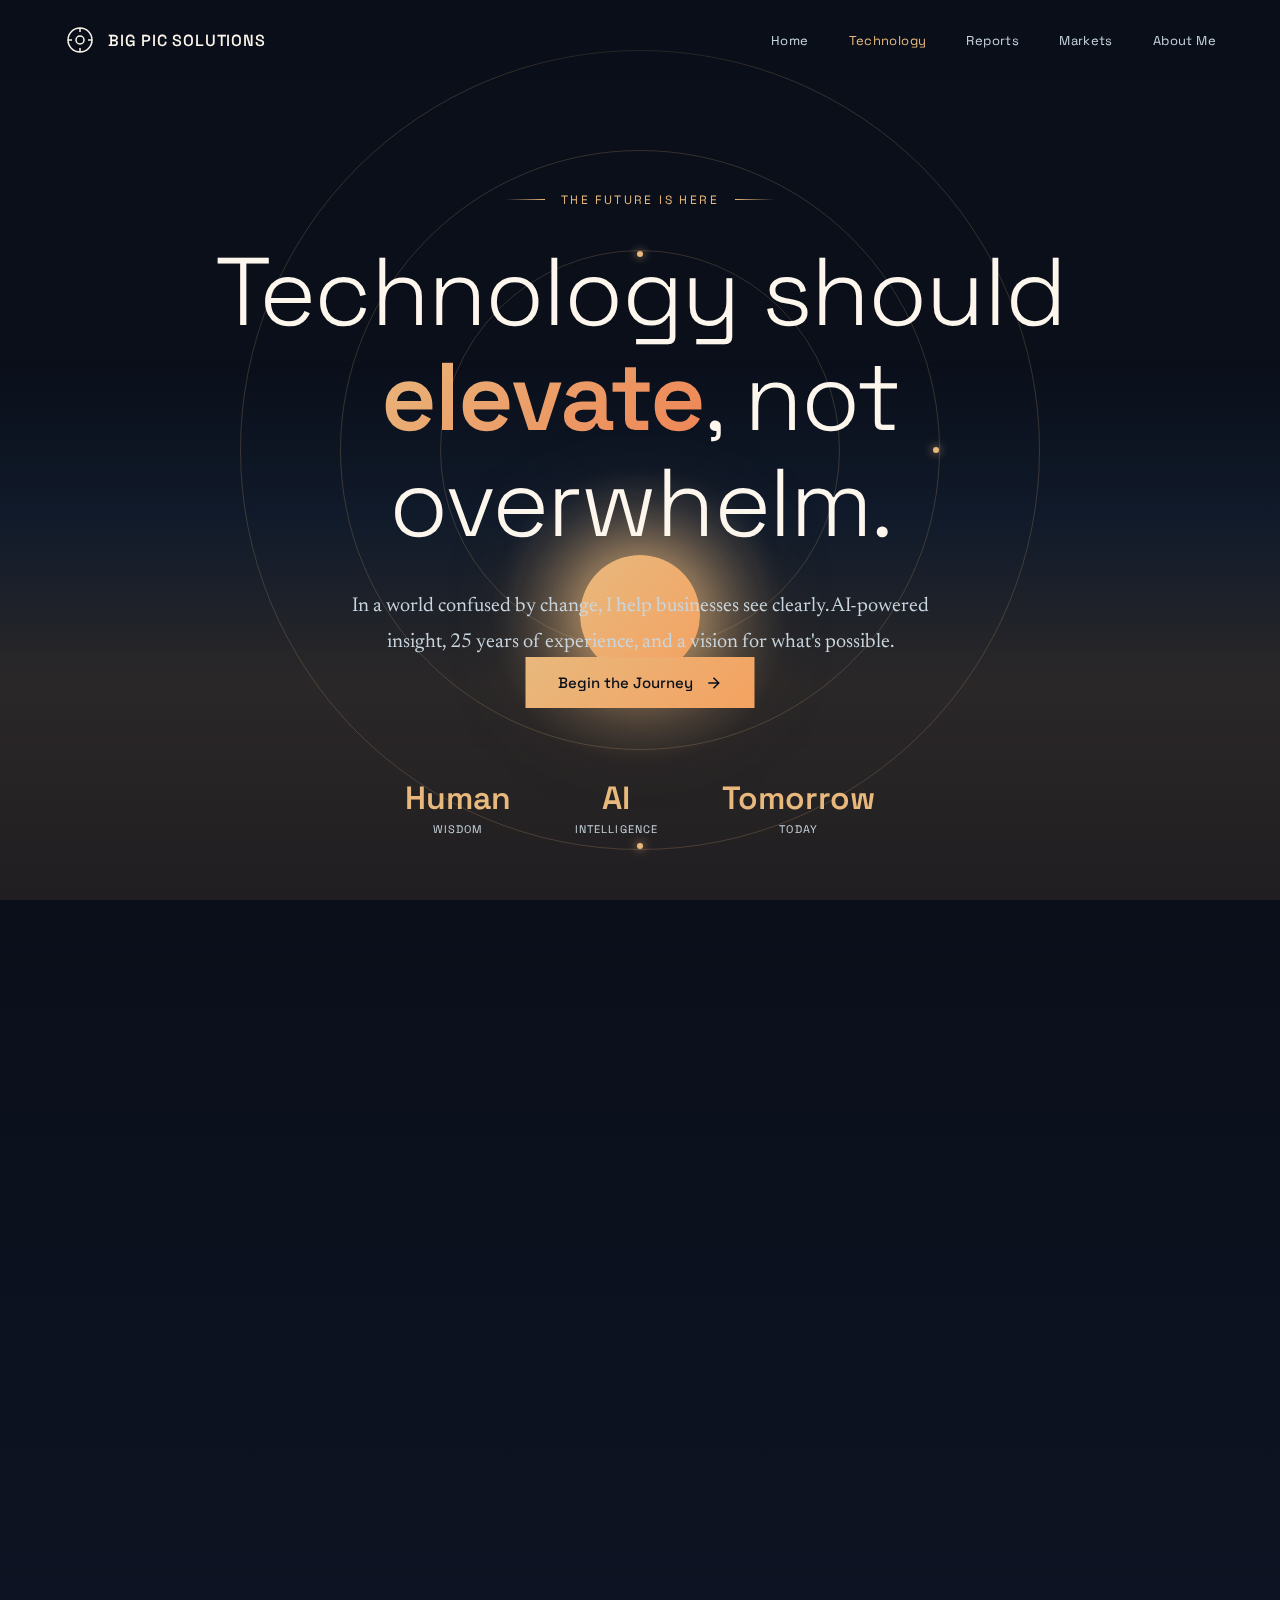
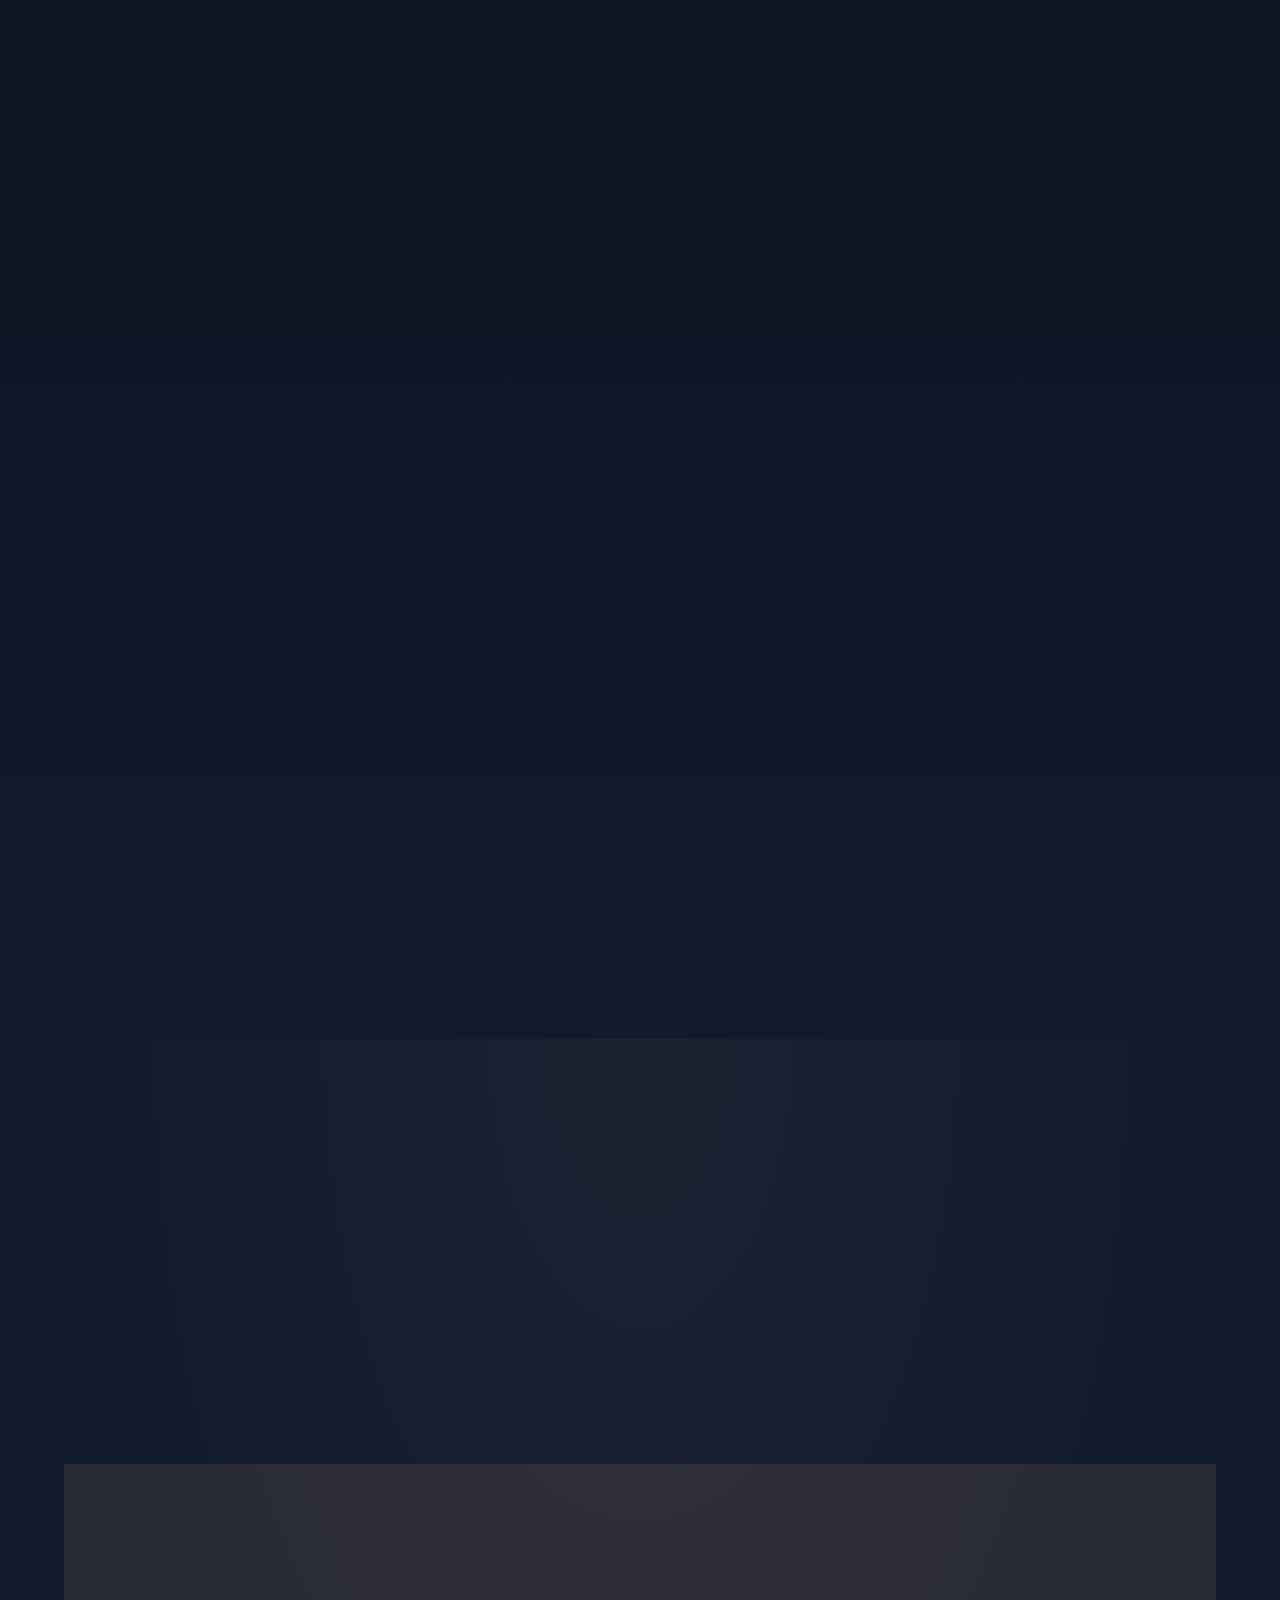
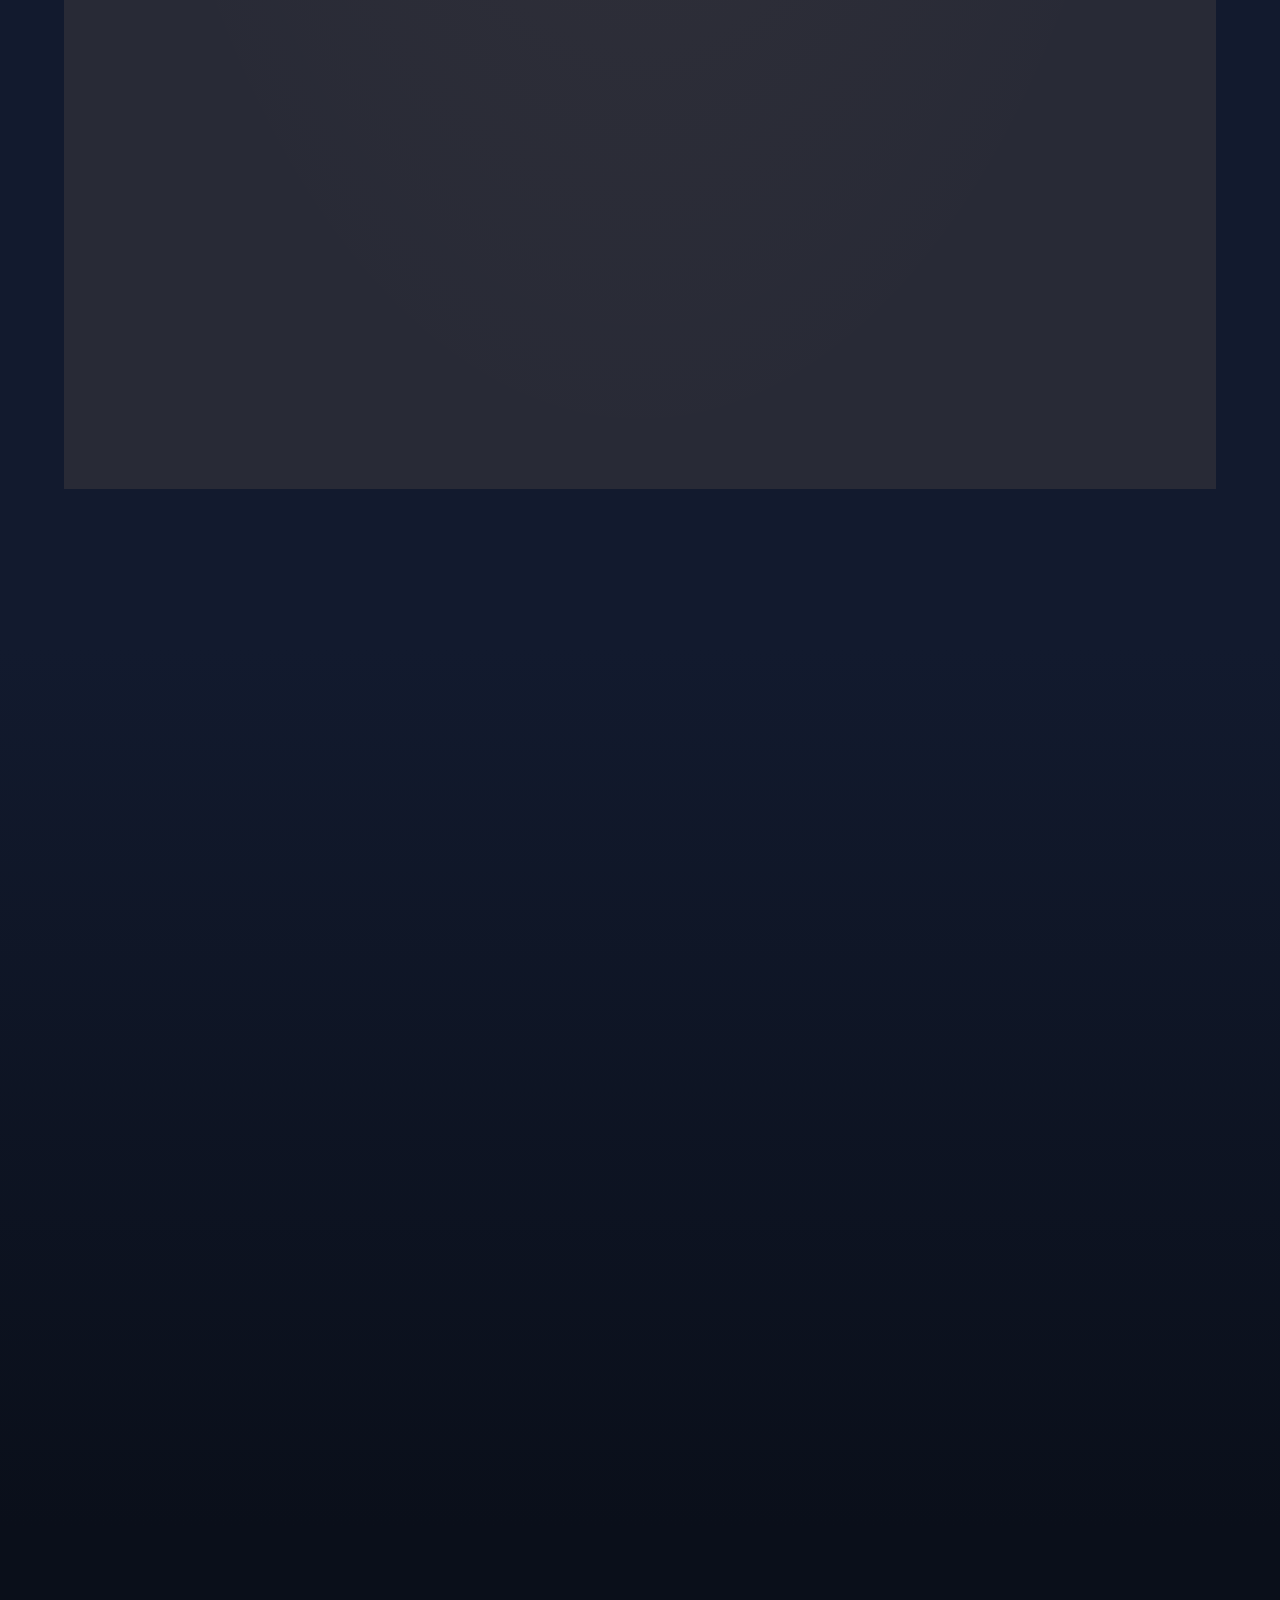
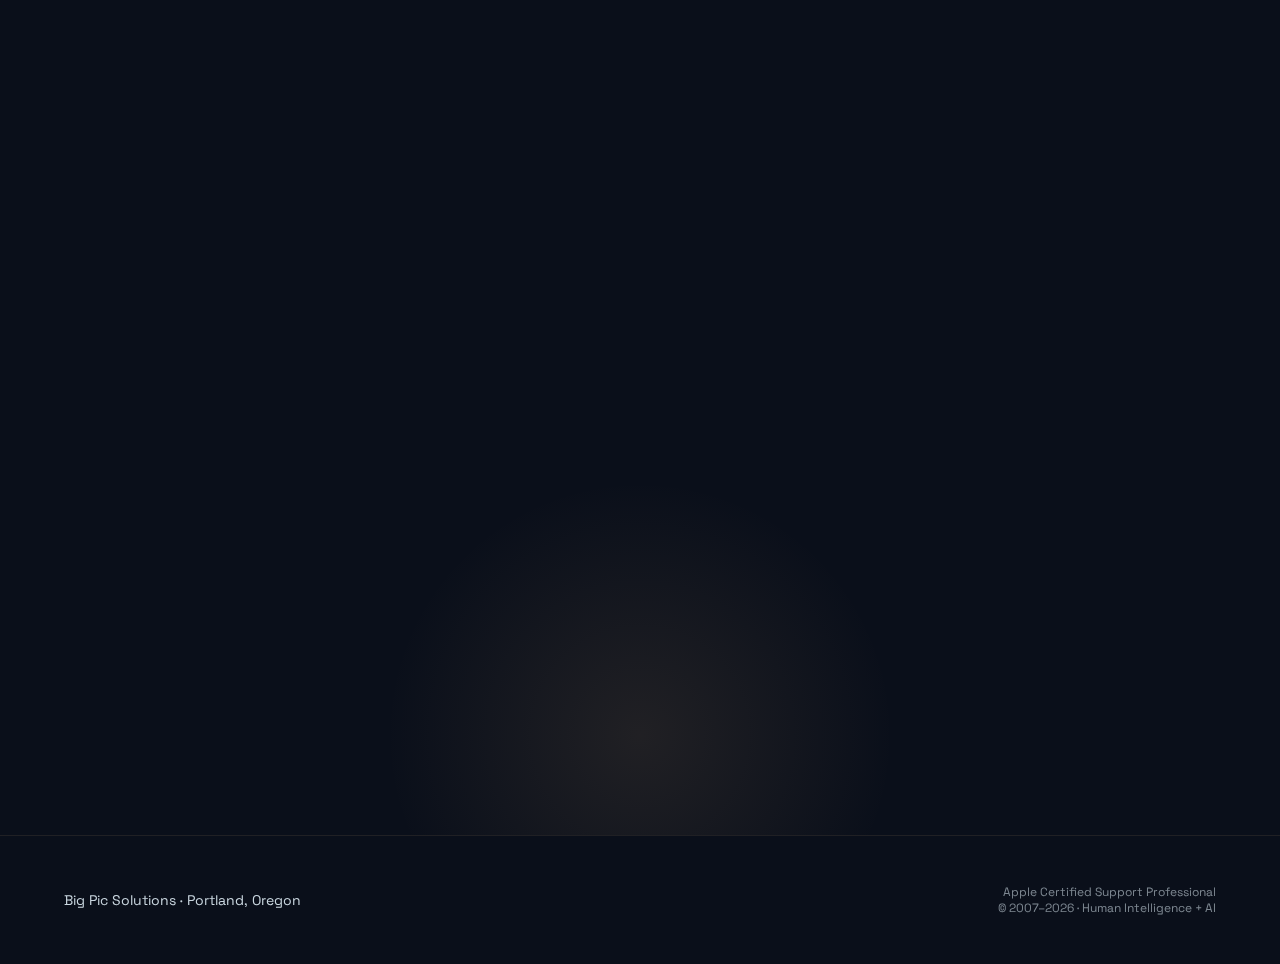
<file: index.html>
<!DOCTYPE html>
<html lang="en">
<head>
    <meta charset="UTF-8">
    <meta name="viewport" content="width=device-width, initial-scale=1.0">
    <title>Big Pic Solutions — AI-Powered Technology Support</title>
    <link rel="preconnect" href="https://fonts.googleapis.com">
    <link rel="preconnect" href="https://fonts.gstatic.com" crossorigin>
    <link href="https://fonts.googleapis.com/css2?family=Space+Grotesk:wght@300;400;500;600;700&family=Newsreader:ital,wght@0,400;0,500;1,400&display=swap" rel="stylesheet">
    <style>
        :root {
            --deep: #0a0f1a;
            --night: #121a2e;
            --twilight: #1a2744;
            --horizon: #2d4a6f;
            --dawn: #e8b87d;
            --sunrise: #f4a261;
            --coral: #ef8354;
            --light: #fdf6ec;
            --mist: #c9d6df;
            --star: #ffffff;
            --font-display: 'Space Grotesk', sans-serif;
            --font-body: 'Newsreader', Georgia, serif;
        }

        * {
            margin: 0;
            padding: 0;
            box-sizing: border-box;
        }

        html {
            scroll-behavior: smooth;
        }

        body {
            font-family: var(--font-body);
            background: var(--deep);
            color: var(--light);
            overflow-x: hidden;
        }

        /* Stars background */
        .stars {
            position: fixed;
            top: 0;
            left: 0;
            width: 100%;
            height: 100%;
            pointer-events: none;
            z-index: 0;
        }

        .star {
            position: absolute;
            width: 2px;
            height: 2px;
            background: var(--star);
            border-radius: 50%;
            opacity: 0;
            animation: twinkle var(--duration) ease-in-out infinite;
            animation-delay: var(--delay);
        }

        @keyframes twinkle {
            0%, 100% { opacity: 0.1; }
            50% { opacity: 0.8; }
        }

        /* Navigation */
        nav {
            position: fixed;
            top: 0;
            left: 0;
            right: 0;
            z-index: 1000;
            padding: 1.5rem 4rem;
            display: flex;
            justify-content: space-between;
            align-items: center;
            background: linear-gradient(180deg, var(--deep) 0%, transparent 100%);
        }

        .logo {
            font-family: var(--font-display);
            font-size: 1rem;
            font-weight: 500;
            letter-spacing: 0.05em;
            color: var(--light);
            display: flex;
            align-items: center;
            gap: 0.75rem;
            text-decoration: none;
        }

        .logo-mark {
            width: 32px;
            height: 32px;
            position: relative;
        }

        .logo-mark svg {
            width: 100%;
            height: 100%;
        }

        nav ul {
            display: flex;
            gap: 2.5rem;
            list-style: none;
        }

        nav a {
            font-family: var(--font-display);
            font-size: 0.8125rem;
            font-weight: 400;
            color: var(--mist);
            text-decoration: none;
            letter-spacing: 0.03em;
            transition: color 0.3s ease;
        }

        nav a:hover {
            color: var(--dawn);
        }

        nav a.nav-active,
        .mobile-nav-link.nav-active {
            color: var(--dawn);
        }

        /* Mobile Menu Button */
        .mobile-menu-btn {
            display: none;
            flex-direction: column;
            justify-content: center;
            align-items: center;
            width: 40px;
            height: 40px;
            background: transparent;
            border: none;
            cursor: pointer;
            padding: 8px;
            z-index: 1001;
        }

        .hamburger-line {
            width: 24px;
            height: 2px;
            background: var(--light);
            transition: all 0.3s ease;
            margin: 2px 0;
        }

        .mobile-menu-btn.active .hamburger-line:nth-child(1) {
            transform: rotate(45deg) translate(5px, 5px);
        }

        .mobile-menu-btn.active .hamburger-line:nth-child(2) {
            opacity: 0;
        }

        .mobile-menu-btn.active .hamburger-line:nth-child(3) {
            transform: rotate(-45deg) translate(7px, -6px);
        }

        /* Mobile Navigation */
        .mobile-nav {
            display: none;
            position: fixed;
            top: 0;
            left: 0;
            width: 100%;
            height: 100vh;
            background: rgba(10, 15, 26, 0.98);
            backdrop-filter: blur(20px);
            z-index: 999;
            padding-top: 100px;
            transform: translateX(-100%);
            transition: transform 0.3s ease;
        }

        .mobile-nav.active {
            transform: translateX(0);
        }

        .mobile-nav-links {
            list-style: none;
            display: flex;
            flex-direction: column;
            align-items: center;
            gap: 2rem;
        }

        .mobile-nav-link {
            font-family: var(--font-display);
            color: var(--light);
            text-decoration: none;
            font-size: 1.5rem;
            font-weight: 400;
            padding: 1rem 2rem;
            transition: color 0.3s ease;
        }

        .mobile-nav-link:hover {
            color: var(--dawn);
        }

        /* Hero Section */
        .hero {
            min-height: 100vh;
            display: flex;
            flex-direction: column;
            justify-content: center;
            align-items: center;
            text-align: center;
            padding: 8rem 2rem;
            position: relative;
            overflow: hidden;
        }

        /* Horizon gradient */
        .hero::before {
            content: '';
            position: absolute;
            bottom: 0;
            left: 0;
            right: 0;
            height: 60%;
            background: linear-gradient(
                180deg,
                transparent 0%,
                rgba(45, 74, 111, 0.2) 30%,
                rgba(232, 184, 125, 0.15) 60%,
                rgba(244, 162, 97, 0.1) 100%
            );
            pointer-events: none;
        }

        /* Rising sun/moon */
        .celestial {
            position: absolute;
            bottom: 15%;
            left: 50%;
            transform: translateX(-50%);
            width: 300px;
            height: 300px;
            pointer-events: none;
        }

        .celestial-glow {
            position: absolute;
            inset: 0;
            background: radial-gradient(circle, var(--dawn) 0%, transparent 70%);
            opacity: 0.3;
            animation: breathe 8s ease-in-out infinite;
        }

        @keyframes breathe {
            0%, 100% { transform: scale(1); opacity: 0.3; }
            50% { transform: scale(1.1); opacity: 0.4; }
        }

        .celestial-body {
            position: absolute;
            top: 50%;
            left: 50%;
            transform: translate(-50%, -50%);
            width: 120px;
            height: 120px;
            background: linear-gradient(135deg, var(--dawn) 0%, var(--sunrise) 100%);
            border-radius: 50%;
            box-shadow: 0 0 80px var(--dawn), 0 0 120px rgba(232, 184, 125, 0.5);
        }

        /* Orbital rings */
        .orbit {
            position: absolute;
            border: 1px solid rgba(232, 184, 125, 0.2);
            border-radius: 50%;
            animation: rotate 60s linear infinite;
        }

        .orbit-1 {
            width: 400px;
            height: 400px;
            top: 50%;
            left: 50%;
            transform: translate(-50%, -50%);
        }

        .orbit-2 {
            width: 600px;
            height: 600px;
            top: 50%;
            left: 50%;
            transform: translate(-50%, -50%);
            animation-duration: 90s;
            animation-direction: reverse;
        }

        .orbit-3 {
            width: 800px;
            height: 800px;
            top: 50%;
            left: 50%;
            transform: translate(-50%, -50%);
            animation-duration: 120s;
        }

        @keyframes rotate {
            from { transform: translate(-50%, -50%) rotate(0deg); }
            to { transform: translate(-50%, -50%) rotate(360deg); }
        }

        .orbit-dot {
            position: absolute;
            width: 6px;
            height: 6px;
            background: var(--dawn);
            border-radius: 50%;
            box-shadow: 0 0 10px var(--dawn);
        }

        .orbit-1 .orbit-dot { top: 0; left: 50%; transform: translateX(-50%); }
        .orbit-2 .orbit-dot { top: 50%; right: 0; transform: translateY(-50%); }
        .orbit-3 .orbit-dot { bottom: 0; left: 50%; transform: translateX(-50%); }

        .hero-content {
            position: relative;
            z-index: 10;
            max-width: 900px;
        }

        .hero-eyebrow {
            font-family: var(--font-display);
            font-size: 0.75rem;
            font-weight: 400;
            letter-spacing: 0.2em;
            text-transform: uppercase;
            color: var(--dawn);
            margin-bottom: 2rem;
            display: flex;
            align-items: center;
            justify-content: center;
            gap: 1rem;
        }

        .hero-eyebrow::before,
        .hero-eyebrow::after {
            content: '';
            width: 40px;
            height: 1px;
            background: linear-gradient(90deg, transparent, var(--dawn));
        }

        .hero-eyebrow::after {
            background: linear-gradient(90deg, var(--dawn), transparent);
        }

        .hero h1 {
            font-family: var(--font-display);
            font-size: clamp(3rem, 8vw, 6rem);
            font-weight: 300;
            line-height: 1.1;
            letter-spacing: -0.02em;
            margin-bottom: 2rem;
        }

        .hero h1 strong {
            font-weight: 600;
            background: linear-gradient(135deg, var(--dawn) 0%, var(--coral) 100%);
            -webkit-background-clip: text;
            -webkit-text-fill-color: transparent;
            background-clip: text;
        }

        .hero-text {
            font-size: 1.25rem;
            line-height: 1.8;
            color: var(--mist);
            max-width: 600px;
            margin: 0 auto 3rem;
        }

        .hero-cta {
            display: inline-flex;
            align-items: center;
            gap: 0.75rem;
            font-family: var(--font-display);
            font-size: 0.9375rem;
            font-weight: 500;
            color: var(--deep);
            background: linear-gradient(135deg, var(--dawn) 0%, var(--sunrise) 100%);
            padding: 1rem 2rem;
            text-decoration: none;
            transition: all 0.4s ease;
            position: absolute;
            bottom: 12rem;
            left: 50%;
            transform: translateX(-50%);
            overflow: hidden;
            z-index: 20;
        }

        .hero-cta::before {
            content: '';
            position: absolute;
            inset: 0;
            background: linear-gradient(135deg, var(--sunrise) 0%, var(--coral) 100%);
            opacity: 0;
            transition: opacity 0.4s ease;
        }

        .hero-cta:hover::before {
            opacity: 1;
        }

        .hero-cta span {
            position: relative;
            z-index: 1;
        }

        .hero-cta svg {
            width: 18px;
            height: 18px;
            position: relative;
            z-index: 1;
            transition: transform 0.3s ease;
        }

        .hero-cta:hover svg {
            transform: translateX(4px);
        }

        /* Stats bar */
        .stats-bar {
            position: absolute;
            bottom: 4rem;
            left: 50%;
            transform: translateX(-50%);
            display: flex;
            gap: 4rem;
            z-index: 10;
        }

        .stat {
            text-align: center;
        }

        .stat-value {
            font-family: var(--font-display);
            font-size: 2rem;
            font-weight: 600;
            color: var(--dawn);
        }

        .stat-label {
            font-family: var(--font-display);
            font-size: 0.6875rem;
            letter-spacing: 0.1em;
            text-transform: uppercase;
            color: var(--mist);
            margin-top: 0.25rem;
        }

        /* Section styles */
        section {
            position: relative;
            z-index: 10;
            padding: 10rem 4rem;
        }

        .section-label {
            font-family: var(--font-display);
            font-size: 0.6875rem;
            font-weight: 500;
            letter-spacing: 0.2em;
            text-transform: uppercase;
            color: var(--dawn);
            margin-bottom: 1.5rem;
            display: flex;
            align-items: center;
            gap: 1rem;
        }

        .section-label::before {
            content: '';
            width: 24px;
            height: 1px;
            background: var(--dawn);
        }

        .section-title {
            font-family: var(--font-display);
            font-size: clamp(2.5rem, 5vw, 4rem);
            font-weight: 300;
            line-height: 1.15;
            margin-bottom: 1.5rem;
        }

        .section-title strong {
            font-weight: 600;
        }

        /* Vision Section */
        .vision {
            background: linear-gradient(180deg, var(--deep) 0%, var(--night) 100%);
        }

        .vision-grid {
            display: grid;
            grid-template-columns: 1fr 1fr;
            gap: 6rem;
            max-width: 1400px;
            margin: 0 auto;
            align-items: center;
        }

        .vision-text {
            font-size: 1.125rem;
            line-height: 2;
            color: var(--mist);
        }

        .vision-text strong {
            color: var(--light);
        }

        /* Steve Jobs Quote Styling */
        .jobs-quote {
            display: block;
            font-size: 1.25rem;
            line-height: 1.8;
            font-style: italic;
            font-weight: 500;
            background: linear-gradient(135deg, var(--dawn) 0%, var(--sunrise) 50%, var(--coral) 100%);
            -webkit-background-clip: text;
            -webkit-text-fill-color: transparent;
            background-clip: text;
            position: relative;
            padding: 1.5rem 2rem;
            margin-top: 1.5rem;
            border-left: 3px solid var(--dawn);
            margin-left: 0.5rem;
        }

        .jobs-quote::before,
        .jobs-quote::after {
            font-style: normal;
            font-weight: 400;
            background: linear-gradient(135deg, var(--dawn) 0%, var(--sunrise) 100%);
            -webkit-background-clip: text;
            -webkit-text-fill-color: transparent;
            background-clip: text;
            font-family: Georgia, serif;
        }

        .jobs-quote::before {
            content: '"';
        }

        .jobs-quote::after {
            content: '"';
        }

        .jobs-quote .emphasis {
            font-style: normal;
            font-weight: 700;
            background: linear-gradient(
                90deg,
                var(--dawn) 0%,
                var(--sunrise) 25%,
                #fff8e7 50%,
                var(--sunrise) 75%,
                var(--dawn) 100%
            );
            background-size: 200% auto;
            -webkit-background-clip: text;
            -webkit-text-fill-color: transparent;
            background-clip: text;
            animation: shimmer 5s linear infinite, glow-pulse 5s ease-in-out infinite;
            position: relative;
            padding-bottom: 2px;
        }

        .jobs-quote .emphasis::after {
            content: '';
            position: absolute;
            bottom: 0;
            left: 0;
            width: 100%;
            height: 2px;
            background: linear-gradient(90deg, var(--dawn), var(--sunrise), var(--coral));
            transform: scaleX(0);
            transform-origin: left;
            animation: underline-draw 5s linear infinite;
        }

        @keyframes shimmer {
            0% { background-position: 200% center; }
            100% { background-position: -200% center; }
        }

        @keyframes underline-draw {
            0% { transform: scaleX(0); transform-origin: left; }
            50% { transform: scaleX(1); transform-origin: left; }
            50.1% { transform: scaleX(1); transform-origin: right; }
            100% { transform: scaleX(0); transform-origin: right; }
        }

        @keyframes glow-pulse {
            0%, 100% { filter: drop-shadow(0 0 2px rgba(232, 184, 125, 0.3)); }
            50% { filter: drop-shadow(0 0 12px rgba(232, 184, 125, 0.8)) drop-shadow(0 0 20px rgba(244, 162, 97, 0.5)); }
        }

        /* Vision illustration */
        .vision-illustration {
            position: relative;
            height: 500px;
            display: flex;
            align-items: center;
            justify-content: center;
        }

        .constellation {
            position: absolute;
            width: 100%;
            height: 100%;
        }

        .constellation-line {
            stroke: var(--dawn);
            stroke-width: 1;
            opacity: 0.3;
        }

        .constellation-node {
            fill: var(--dawn);
        }

        .constellation-glow {
            fill: var(--dawn);
            opacity: 0.3;
            filter: blur(4px);
        }

        /* Expertise cards */
        .expertise-grid {
            display: grid;
            grid-template-columns: repeat(2, 1fr);
            gap: 1.5rem;
            margin-top: 4rem;
        }

        .expertise-card {
            background: linear-gradient(135deg, rgba(26, 39, 68, 0.5) 0%, rgba(18, 26, 46, 0.5) 100%);
            border: 1px solid rgba(232, 184, 125, 0.1);
            padding: 2rem;
            position: relative;
            transition: all 0.4s ease;
        }

        .expertise-card::before {
            content: '';
            position: absolute;
            top: 0;
            left: 0;
            width: 60px;
            height: 2px;
            background: linear-gradient(90deg, var(--dawn), transparent);
            opacity: 0;
            transition: opacity 0.4s ease;
        }

        .expertise-card:hover {
            border-color: rgba(232, 184, 125, 0.3);
            background: linear-gradient(135deg, rgba(26, 39, 68, 0.8) 0%, rgba(18, 26, 46, 0.8) 100%);
        }

        .expertise-card:hover::before {
            opacity: 1;
        }

        .expertise-icon {
            width: 48px;
            height: 48px;
            margin-bottom: 1.5rem;
        }

        .expertise-icon svg {
            width: 100%;
            height: 100%;
            stroke: var(--dawn);
            stroke-width: 1.5;
            fill: none;
        }

        .expertise-title {
            font-family: var(--font-display);
            font-size: 1.125rem;
            font-weight: 500;
            margin-bottom: 0.5rem;
        }

        .expertise-desc {
            font-size: 0.9375rem;
            color: var(--mist);
            line-height: 1.7;
        }

        /* Services Section */
        .services {
            background: var(--night);
            position: relative;
            overflow: hidden;
        }

        .services::before {
            content: '';
            position: absolute;
            top: 0;
            left: 0;
            right: 0;
            bottom: 0;
            background: radial-gradient(ellipse at 50% 0%, rgba(232, 184, 125, 0.05) 0%, transparent 60%);
            pointer-events: none;
        }

        .services-header {
            text-align: center;
            max-width: 700px;
            margin: 0 auto 5rem;
        }

        .services-header .section-label {
            justify-content: center;
        }

        .services-header .section-label::after {
            content: '';
            width: 24px;
            height: 1px;
            background: var(--dawn);
        }

        .services-grid {
            display: grid;
            grid-template-columns: repeat(3, 1fr);
            gap: 1px;
            background: rgba(232, 184, 125, 0.1);
            max-width: 1400px;
            margin: 0 auto;
        }

        .service-card {
            background: var(--night);
            padding: 2.5rem 2rem;
            transition: all 0.4s ease;
            position: relative;
        }

        .service-card::after {
            content: '';
            position: absolute;
            bottom: 0;
            left: 50%;
            transform: translateX(-50%);
            width: 0;
            height: 2px;
            background: linear-gradient(90deg, transparent, var(--dawn), transparent);
            transition: width 0.4s ease;
        }

        .service-card:hover {
            background: var(--twilight);
        }

        .service-card:hover::after {
            width: 80%;
        }

        .service-num {
            font-family: var(--font-display);
            font-size: 0.6875rem;
            color: var(--dawn);
            opacity: 0.5;
            margin-bottom: 1.5rem;
            letter-spacing: 0.1em;
        }

        .service-title {
            font-family: var(--font-display);
            font-size: 1.0625rem;
            font-weight: 500;
            margin-bottom: 0.75rem;
        }

        .service-desc {
            font-size: 0.875rem;
            color: var(--mist);
            line-height: 1.7;
        }

        /* Results Section */
        .results {
            background: linear-gradient(180deg, var(--night) 0%, var(--deep) 100%);
        }

        .results-container {
            max-width: 1200px;
            margin: 0 auto;
        }

        .results-header {
            margin-bottom: 5rem;
        }

        .results-grid {
            display: grid;
            grid-template-columns: repeat(3, 1fr);
            gap: 3rem;
        }

        .result-card {
            position: relative;
        }

        .result-visual {
            height: 200px;
            margin-bottom: 2rem;
            position: relative;
            overflow: hidden;
            display: flex;
            align-items: center;
            justify-content: center;
        }

        .result-visual svg {
            width: 80%;
            height: 80%;
            stroke: var(--dawn);
            stroke-width: 1;
            fill: none;
            opacity: 0.6;
        }

        .result-title {
            font-family: var(--font-display);
            font-size: 1.25rem;
            font-weight: 500;
            margin-bottom: 0.75rem;
        }

        .result-desc {
            font-size: 0.9375rem;
            color: var(--mist);
            line-height: 1.8;
            margin-bottom: 1.5rem;
        }

        .result-metric {
            font-family: var(--font-display);
            font-size: 0.8125rem;
            color: var(--dawn);
            display: flex;
            align-items: center;
            gap: 0.5rem;
        }

        .result-metric::before {
            content: '';
            width: 16px;
            height: 1px;
            background: var(--dawn);
        }

        /* Contact Section */
        .contact {
            background: var(--deep);
            text-align: center;
            position: relative;
            overflow: hidden;
        }

        .contact::before {
            content: '';
            position: absolute;
            bottom: -200px;
            left: 50%;
            transform: translateX(-50%);
            width: 600px;
            height: 600px;
            background: radial-gradient(circle, rgba(232, 184, 125, 0.1) 0%, transparent 60%);
            pointer-events: none;
        }

        .contact-content {
            max-width: 700px;
            margin: 0 auto;
            position: relative;
            z-index: 1;
        }

        .contact .section-title {
            margin-bottom: 1.5rem;
        }

        .contact-text {
            font-size: 1.125rem;
            color: var(--mist);
            line-height: 1.9;
            margin-bottom: 3rem;
        }

        /* Contact Form */
        .contact-form {
            display: flex;
            flex-direction: column;
            gap: 1rem;
            max-width: 500px;
            margin: 0 auto;
            text-align: left;
        }

        .form-input {
            font-family: var(--font-display);
            padding: 1rem 1.5rem;
            background: rgba(26, 39, 68, 0.5);
            border: 1px solid rgba(232, 184, 125, 0.2);
            color: var(--light);
            font-size: 0.9375rem;
            transition: all 0.3s ease;
        }

        .form-input::placeholder {
            color: var(--mist);
            opacity: 0.7;
        }

        .form-input:focus {
            outline: none;
            border-color: var(--dawn);
            background: rgba(26, 39, 68, 0.8);
        }

        .form-input textarea {
            resize: vertical;
            min-height: 120px;
        }

        .submit-btn {
            display: inline-flex;
            align-items: center;
            justify-content: center;
            gap: 0.75rem;
            font-family: var(--font-display);
            font-size: 1rem;
            font-weight: 500;
            color: var(--deep);
            background: linear-gradient(135deg, var(--dawn) 0%, var(--sunrise) 100%);
            padding: 1.125rem 2.5rem;
            border: none;
            cursor: pointer;
            transition: all 0.4s ease;
            margin-top: 1rem;
        }

        .submit-btn:hover {
            transform: translateY(-2px);
            box-shadow: 0 20px 40px rgba(232, 184, 125, 0.2);
        }

        /* Footer */
        footer {
            padding: 3rem 4rem;
            border-top: 1px solid rgba(232, 184, 125, 0.1);
            display: flex;
            justify-content: space-between;
            align-items: center;
            position: relative;
            z-index: 10;
        }

        .footer-brand {
            font-family: var(--font-display);
            font-size: 0.875rem;
            color: var(--mist);
        }

        .footer-info {
            text-align: right;
            font-family: var(--font-display);
            font-size: 0.75rem;
            color: var(--mist);
            opacity: 0.6;
        }

        /* Launch banner */
        .launch-banner {
            position: fixed;
            bottom: 2rem;
            left: 50%;
            transform: translateX(-50%);
            background: rgba(10, 15, 26, 0.9);
            border: 1px solid rgba(232, 184, 125, 0.2);
            backdrop-filter: blur(10px);
            padding: 0.875rem 2rem;
            display: flex;
            align-items: center;
            gap: 1.5rem;
            z-index: 1000;
            font-family: var(--font-display);
            font-size: 0.8125rem;
        }

        .launch-indicator {
            width: 8px;
            height: 8px;
            background: var(--dawn);
            border-radius: 50%;
            animation: glow 2s ease-in-out infinite;
        }

        @keyframes glow {
            0%, 100% { box-shadow: 0 0 5px var(--dawn); }
            50% { box-shadow: 0 0 15px var(--dawn), 0 0 25px var(--dawn); }
        }

        .launch-countdown {
            color: var(--dawn);
        }

        /* Animations */
        .reveal {
            opacity: 0;
            transform: translateY(30px);
            transition: all 0.8s cubic-bezier(0.4, 0, 0.2, 1);
        }

        .reveal.visible {
            opacity: 1;
            transform: translateY(0);
        }

        /* Responsive */
        @media (max-width: 1200px) {
            .services-grid {
                grid-template-columns: repeat(2, 1fr);
            }
        }

        @media (max-width: 1024px) {
            .vision-grid {
                grid-template-columns: 1fr;
                gap: 4rem;
            }

            .vision-illustration {
                height: 300px;
            }

            .results-grid {
                grid-template-columns: 1fr;
                gap: 4rem;
            }

            .expertise-grid {
                grid-template-columns: 1fr;
            }
        }

        @media (max-width: 768px) {
            nav {
                padding: 1.5rem 2rem;
            }

            nav ul {
                display: none;
            }

            .mobile-menu-btn {
                display: flex;
            }

            .mobile-nav {
                display: block;
            }

            section {
                padding: 6rem 2rem;
            }

            .stats-bar {
                flex-direction: column;
                gap: 2rem;
            }

            .services-grid {
                grid-template-columns: 1fr;
            }

            footer {
                flex-direction: column;
                gap: 1.5rem;
                text-align: center;
            }

            .footer-info {
                text-align: center;
            }

            .launch-banner {
                left: 1rem;
                right: 1rem;
                transform: none;
                justify-content: space-between;
            }

            .orbit-2, .orbit-3 {
                display: none;
            }

            body.mobile-nav-open {
                overflow: hidden;
            }
        }
    </style>
</head>
<body>
    <!-- Stars -->
    <div class="stars" id="stars"></div>

    <!-- Navigation -->
    <nav>
        <a href="https://bigpicsolutions.com" class="logo">
            <div class="logo-mark">
                <svg viewBox="0 0 32 32" fill="none" stroke="currentColor" stroke-width="1.5">
                    <circle cx="16" cy="16" r="12"/>
                    <circle cx="16" cy="16" r="4"/>
                    <line x1="16" y1="4" x2="16" y2="8"/>
                    <line x1="16" y1="24" x2="16" y2="28"/>
                    <line x1="4" y1="16" x2="8" y2="16"/>
                    <line x1="24" y1="16" x2="28" y2="16"/>
                </svg>
            </div>
            BIG PIC SOLUTIONS
        </a>

        <!-- Mobile Menu Button -->
        <button class="mobile-menu-btn" id="mobile-menu-btn" aria-label="Toggle mobile menu">
            <span class="hamburger-line"></span>
            <span class="hamburger-line"></span>
            <span class="hamburger-line"></span>
        </button>

        <ul>
            <li><a href="https://bigpicsolutions.com">Home</a></li>
            <li><a href="https://technology.bigpicsolutions.com" class="nav-active">Technology</a></li>
            <li><a href="/reports/">Reports</a></li>
            <li><a href="https://markets.bigpicsolutions.com">Markets</a></li>
            <li><a href="https://daryllgomas.com/" target="_blank">About Me</a></li>
        </ul>
    </nav>

    <!-- Mobile Navigation -->
    <div class="mobile-nav" id="mobile-nav">
        <ul class="mobile-nav-links">
            <li><a href="https://bigpicsolutions.com" class="mobile-nav-link">Home</a></li>
            <li><a href="https://technology.bigpicsolutions.com" class="mobile-nav-link nav-active">Technology</a></li>
            <li><a href="/reports/" class="mobile-nav-link">Reports</a></li>
            <li><a href="https://markets.bigpicsolutions.com" class="mobile-nav-link">Markets</a></li>
            <li><a href="https://daryllgomas.com/" target="_blank" class="mobile-nav-link">About Me</a></li>
        </ul>
    </div>

    <!-- Hero -->
    <section class="hero" id="home">
        <div class="celestial">
            <div class="celestial-glow"></div>
            <div class="celestial-body"></div>
        </div>

        <div class="orbit orbit-1"><div class="orbit-dot"></div></div>
        <div class="orbit orbit-2"><div class="orbit-dot"></div></div>
        <div class="orbit orbit-3"><div class="orbit-dot"></div></div>

        <div class="hero-content">
            <div class="hero-eyebrow">The Future is Here</div>
            <h1>Technology should <strong>elevate</strong>, not overwhelm.</h1>
            <p class="hero-text">
                In a world confused by change, I help businesses see clearly.
                AI-powered insight, 25 years of experience, and a vision for what's possible.
            </p>
            </div>

        <a href="#contact" class="hero-cta">
            <span>Begin the Journey</span>
            <svg viewBox="0 0 24 24" fill="none" stroke="currentColor" stroke-width="2">
                <path d="M5 12h14M12 5l7 7-7 7"/>
            </svg>
        </a>

        <div class="stats-bar">
            <div class="stat">
                <div class="stat-value">Human</div>
                <div class="stat-label">Wisdom</div>
            </div>
            <div class="stat">
                <div class="stat-value">AI</div>
                <div class="stat-label">Intelligence</div>
            </div>
            <div class="stat">
                <div class="stat-value">Tomorrow</div>
                <div class="stat-label">Today</div>
            </div>
        </div>
    </section>

    <!-- Vision Section -->
    <section class="vision" id="vision">
        <div class="vision-grid">
            <div class="reveal">
                <div class="section-label">Vision</div>
                <h2 class="section-title">The <strong>signal</strong> in the noise.</h2>
                <p class="vision-text">
                    Everyone's talking about AI. <strong>Few understand it.</strong> Where others react with fear and skepticism,
                    I see the future and opportunity. While companies drown in redundant tools and bleeding budgets,
                    I see the path to simplicity and elegance.
                    <br><br>
                    <strong>The future isn't something that happens to you.</strong> It's something you shape.
                    <br><br>
                    <em>As the great Steve Jobs once said:</em>
                    <span class="jobs-quote">Everything around you that you call life was made up by people no smarter than you. And you can change it, you can influence it, you can build your own things that other people can use. Once you learn that, you'll <span class="emphasis">never</span> be the same again.</span>
                </p>

                <div class="expertise-grid">
                    <div class="expertise-card">
                        <div class="expertise-icon">
                            <svg viewBox="0 0 48 48">
                                <circle cx="24" cy="24" r="20"/>
                                <circle cx="24" cy="24" r="8"/>
                                <path d="M24 4v8M24 36v8M4 24h8M36 24h8"/>
                            </svg>
                        </div>
                        <div class="expertise-title">Technical Mastery</div>
                        <div class="expertise-desc">Microsoft 365, Synology, Unifi, virtualization. Deep systems expertise that sees the whole picture.</div>
                    </div>
                    <div class="expertise-card">
                        <div class="expertise-icon">
                            <svg viewBox="0 0 48 48">
                                <path d="M24 4L4 14v20l20 10 20-10V14L24 4z"/>
                                <path d="M4 14l20 10 20-10"/>
                                <path d="M24 24v20"/>
                            </svg>
                        </div>
                        <div class="expertise-title">AI Integration</div>
                        <div class="expertise-desc">Claude, Ollama, local GPU servers. Harnessing AI to reveal what humans miss.</div>
                    </div>
                    <div class="expertise-card">
                        <div class="expertise-icon">
                            <svg viewBox="0 0 48 48">
                                <circle cx="24" cy="12" r="8"/>
                                <circle cx="12" cy="36" r="8"/>
                                <circle cx="36" cy="36" r="8"/>
                                <line x1="24" y1="20" x2="24" y2="24"/>
                                <line x1="18" y1="30" x2="14" y2="32"/>
                                <line x1="30" y1="30" x2="34" y2="32"/>
                            </svg>
                        </div>
                        <div class="expertise-title">Vendor Agnostic</div>
                        <div class="expertise-desc">No hidden agenda. Recommendations based on your future, not my commission.</div>
                    </div>
                    <div class="expertise-card">
                        <div class="expertise-icon">
                            <svg viewBox="0 0 48 48">
                                <path d="M24 4c-6 8-16 14-16 26a16 16 0 0032 0c0-12-10-18-16-26z"/>
                            </svg>
                        </div>
                        <div class="expertise-title">Apple Certified</div>
                        <div class="expertise-desc">Enterprise deployment, advanced troubleshooting. The full ecosystem, mastered.</div>
                    </div>
                </div>
            </div>

            <div class="vision-illustration reveal">
                <svg class="constellation" viewBox="0 0 400 400">
                    <!-- Constellation lines -->
                    <line class="constellation-line" x1="200" y1="80" x2="120" y2="160"/>
                    <line class="constellation-line" x1="200" y1="80" x2="280" y2="140"/>
                    <line class="constellation-line" x1="120" y1="160" x2="80" y2="260"/>
                    <line class="constellation-line" x1="120" y1="160" x2="200" y2="220"/>
                    <line class="constellation-line" x1="280" y1="140" x2="320" y2="240"/>
                    <line class="constellation-line" x1="280" y1="140" x2="200" y2="220"/>
                    <line class="constellation-line" x1="200" y1="220" x2="160" y2="320"/>
                    <line class="constellation-line" x1="200" y1="220" x2="260" y2="300"/>

                    <!-- Glows -->
                    <circle class="constellation-glow" cx="200" cy="80" r="12"/>
                    <circle class="constellation-glow" cx="120" cy="160" r="10"/>
                    <circle class="constellation-glow" cx="280" cy="140" r="10"/>
                    <circle class="constellation-glow" cx="200" cy="220" r="14"/>

                    <!-- Nodes -->
                    <circle class="constellation-node" cx="200" cy="80" r="5"/>
                    <circle class="constellation-node" cx="120" cy="160" r="4"/>
                    <circle class="constellation-node" cx="280" cy="140" r="4"/>
                    <circle class="constellation-node" cx="80" cy="260" r="3"/>
                    <circle class="constellation-node" cx="320" cy="240" r="3"/>
                    <circle class="constellation-node" cx="200" cy="220" r="6"/>
                    <circle class="constellation-node" cx="160" cy="320" r="3"/>
                    <circle class="constellation-node" cx="260" cy="300" r="3"/>
                </svg>
            </div>
        </div>
    </section>

    <!-- Services Section -->
    <section class="services" id="services">
        <div class="services-header reveal">
            <div class="section-label">Services</div>
            <h2 class="section-title">Building <strong>tomorrow's</strong> infrastructure, today.</h2>
        </div>

        <div class="services-grid">
            <div class="service-card reveal">
                <div class="service-num">01</div>
                <div class="service-title">Business Efficiency Audit</div>
                <div class="service-desc">AI-powered analysis reveals redundant tools and hidden waste in your technology stack.</div>
            </div>
            <div class="service-card reveal">
                <div class="service-num">02</div>
                <div class="service-title">Cybersecurity & Recovery</div>
                <div class="service-desc">Ransomware recovery. Data rescue. Infrastructure rebuilt with future-proof security.</div>
            </div>
            <div class="service-card reveal">
                <div class="service-num">03</div>
                <div class="service-title">Cloud Architecture</div>
                <div class="service-desc">Microsoft 365, hybrid cloud, scalable infrastructure designed for growth.</div>
            </div>
            <div class="service-card reveal">
                <div class="service-num">04</div>
                <div class="service-title">AI Server Solutions</div>
                <div class="service-desc">Local AI with multi-GPU configurations. Private, powerful, yours.</div>
            </div>
            <div class="service-card reveal">
                <div class="service-num">05</div>
                <div class="service-title">Custom Automation</div>
                <div class="service-desc">Transform days into minutes. Asset tracking, compliance, workflows, RMM & PSA tools—automated.</div>
            </div>
            <div class="service-card reveal">
                <div class="service-num">06</div>
                <div class="service-title">Cross-Platform Unity</div>
                <div class="service-desc">Mac, Windows, Linux—seamlessly integrated. Virtualization expertise.</div>
            </div>
            <div class="service-card reveal">
                <div class="service-num">07</div>
                <div class="service-title">Web Development</div>
                <div class="service-desc">Full-stack solutions. Business sites to complex applications, built for the future.</div>
            </div>
            <div class="service-card reveal">
                <div class="service-num">08</div>
                <div class="service-title">Data Analytics & Research</div>
                <div class="service-desc">Turn raw data into actionable insight. Custom dashboards, trend analysis, and AI-driven research.</div>
            </div>
        </div>
    </section>

    <!-- Results Section -->
    <section class="results" id="results">
        <div class="results-container">
            <div class="results-header reveal">
                <div class="section-label">Impact</div>
                <h2 class="section-title">Proof of <strong>possibility</strong>.</h2>
            </div>

            <div class="results-grid">
                <div class="result-card reveal">
                    <div class="result-visual">
                        <svg viewBox="0 0 200 200">
                            <path d="M100 20 L100 100 L160 140"/>
                            <circle cx="100" cy="100" r="60" stroke-dasharray="4 4"/>
                            <circle cx="100" cy="100" r="30"/>
                            <circle cx="100" cy="20" r="6" fill="currentColor"/>
                            <circle cx="160" cy="140" r="6" fill="currentColor"/>
                        </svg>
                    </div>
                    <div class="result-title">Ransomware Recovery</div>
                    <div class="result-desc">Complete infrastructure rebuilt with enhanced security and monitoring after a devastating attack.</div>
                    <div class="result-metric">Data recovered · Zero downtime since</div>
                </div>
                <div class="result-card reveal">
                    <div class="result-visual">
                        <svg viewBox="0 0 200 200">
                            <rect x="40" y="60" width="120" height="80" rx="4"/>
                            <line x1="60" y1="100" x2="140" y2="100"/>
                            <line x1="100" y1="80" x2="100" y2="120"/>
                            <circle cx="100" cy="100" r="30" stroke-dasharray="4 4"/>
                        </svg>
                    </div>
                    <div class="result-title">Software Liberation</div>
                    <div class="result-desc">Eliminated overlapping tools, unused licenses, and infrastructure over-complications.</div>
                    <div class="result-metric">Complexity cut · Budget freed</div>
                </div>
                <div class="result-card reveal">
                    <div class="result-visual">
                        <svg viewBox="0 0 200 200">
                            <path d="M40 160 L80 120 L120 140 L160 60"/>
                            <circle cx="40" cy="160" r="6" fill="currentColor"/>
                            <circle cx="80" cy="120" r="6" fill="currentColor"/>
                            <circle cx="120" cy="140" r="6" fill="currentColor"/>
                            <circle cx="160" cy="60" r="6" fill="currentColor"/>
                        </svg>
                    </div>
                    <div class="result-title">Time Reclaimed</div>
                    <div class="result-desc">Custom automation for asset tracking, workflows, and compliance.</div>
                    <div class="result-metric">Days → Minutes</div>
                </div>
            </div>
        </div>
    </section>

    <!-- Contact Section -->
    <section class="contact" id="contact">
        <div class="contact-content reveal">
            <div class="section-label">Connect</div>
            <h2 class="section-title">Ready to see <strong>clearly</strong>?</h2>
            <p class="contact-text">
                The future doesn't have to be confusing. Let's talk about where you're going
                and how to get there—no sales pitch, just honest conversation about possibility.
            </p>

            <form class="contact-form" action="https://formsubmit.co/daryll.gomas@gmail.com" method="POST">
                <!-- FormSubmit Configuration -->
                <input type="hidden" name="_subject" value="New contact from Big Pic Solutions website!">
                <input type="hidden" name="_captcha" value="false">
                <input type="hidden" name="_next" value="https://bigpicsolutions.com/thanks.html">

                <input type="text" name="name" class="form-input" placeholder="Your Name" required>
                <input type="email" name="email" class="form-input" placeholder="Your Email" required>
                <textarea name="message" class="form-input" placeholder="Tell me about your current IT setup and challenges" rows="4" required></textarea>
                <button type="submit" class="submit-btn">Start the Conversation</button>
            </form>
        </div>
    </section>

    <!-- Footer -->
    <footer>
        <div class="footer-brand">Big Pic Solutions · Portland, Oregon</div>
        <div class="footer-info">
            Apple Certified Support Professional<br>
            © 2007–2026 · Human Intelligence + AI
        </div>
    </footer>


    <script>
        // Generate stars
        const starsContainer = document.getElementById('stars');
        for (let i = 0; i < 100; i++) {
            const star = document.createElement('div');
            star.className = 'star';
            star.style.left = Math.random() * 100 + '%';
            star.style.top = Math.random() * 100 + '%';
            star.style.setProperty('--duration', (3 + Math.random() * 4) + 's');
            star.style.setProperty('--delay', Math.random() * 5 + 's');
            starsContainer.appendChild(star);
        }

        // Reveal animations
        const observer = new IntersectionObserver((entries) => {
            entries.forEach(entry => {
                if (entry.isIntersecting) entry.target.classList.add('visible');
            });
        }, { threshold: 0.1 });

        document.querySelectorAll('.reveal').forEach(el => observer.observe(el));

        // Mobile Navigation
        const mobileMenuBtn = document.getElementById('mobile-menu-btn');
        const mobileNav = document.getElementById('mobile-nav');
        const mobileNavLinks = document.querySelectorAll('.mobile-nav-link');
        const body = document.body;

        function toggleMobileNav() {
            const isActive = mobileNav.classList.contains('active');
            if (isActive) {
                closeMobileNav();
            } else {
                openMobileNav();
            }
        }

        function openMobileNav() {
            mobileNav.classList.add('active');
            mobileMenuBtn.classList.add('active');
            body.classList.add('mobile-nav-open');
        }

        function closeMobileNav() {
            mobileNav.classList.remove('active');
            mobileMenuBtn.classList.remove('active');
            body.classList.remove('mobile-nav-open');
        }

        mobileMenuBtn.addEventListener('click', toggleMobileNav);

        mobileNavLinks.forEach(link => {
            link.addEventListener('click', closeMobileNav);
        });

        mobileNav.addEventListener('click', (e) => {
            if (e.target === mobileNav) closeMobileNav();
        });

        document.addEventListener('keydown', (e) => {
            if (e.key === 'Escape' && mobileNav.classList.contains('active')) {
                closeMobileNav();
            }
        });

        window.addEventListener('resize', () => {
            if (window.innerWidth > 768 && mobileNav.classList.contains('active')) {
                closeMobileNav();
            }
        });

    </script>
</body>
</html>
</file>
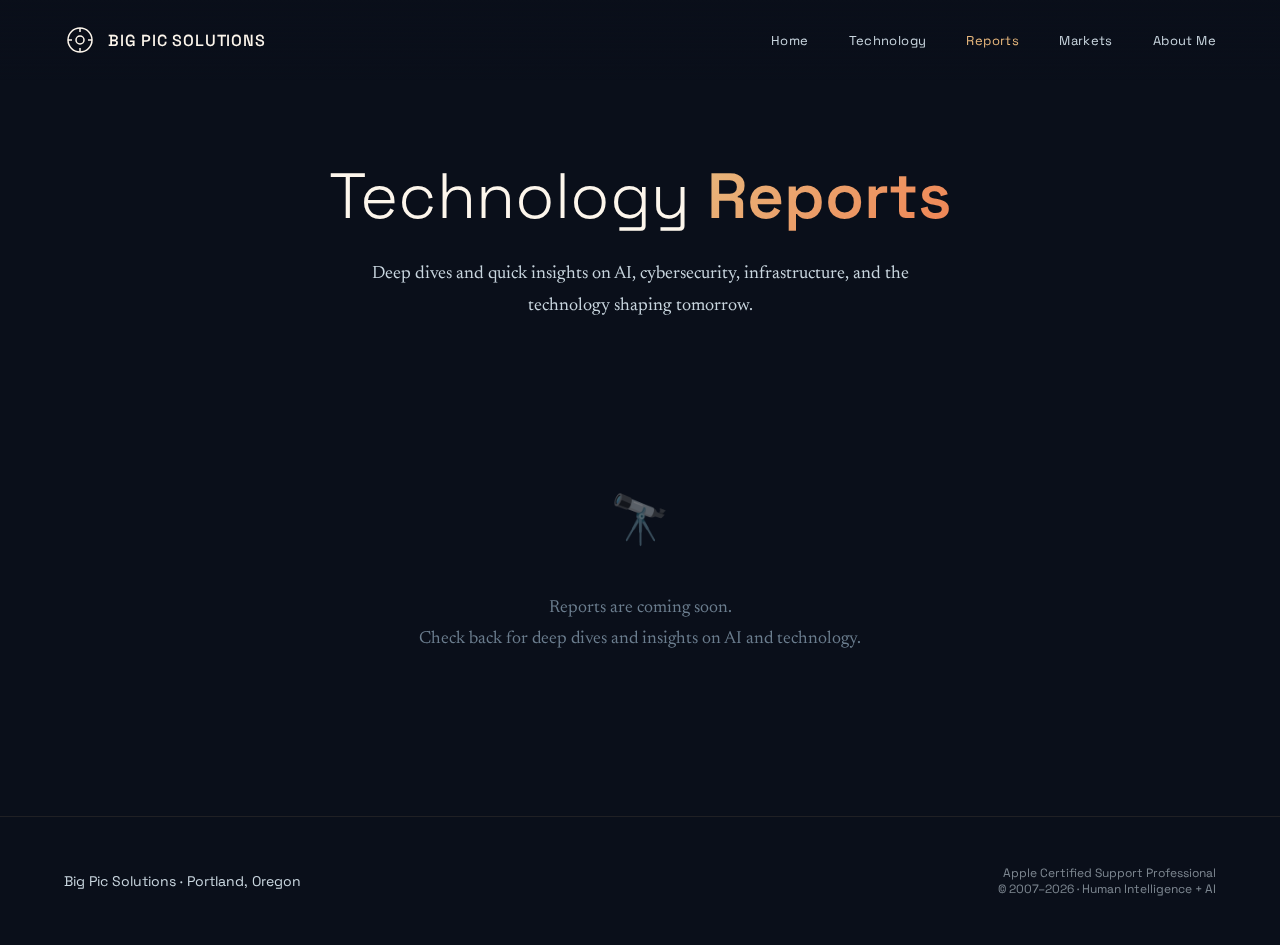
<file: reports/index.html>
<!DOCTYPE html>
<html lang="en">
<head>
    <meta charset="UTF-8">
    <meta name="viewport" content="width=device-width, initial-scale=1.0">
    <title>Reports — AI & Technology Insights | Big Pic Solutions</title>
    <link rel="preconnect" href="https://fonts.googleapis.com">
    <link rel="preconnect" href="https://fonts.gstatic.com" crossorigin>
    <link href="https://fonts.googleapis.com/css2?family=Space+Grotesk:wght@300;400;500;600;700&family=Newsreader:ital,wght@0,400;0,500;1,400&display=swap" rel="stylesheet">
    <style>
        :root {
            --deep: #0a0f1a;
            --night: #121a2e;
            --twilight: #1a2744;
            --horizon: #2d4a6f;
            --dawn: #e8b87d;
            --sunrise: #f4a261;
            --coral: #ef8354;
            --light: #fdf6ec;
            --mist: #c9d6df;
            --star: #ffffff;
            --font-display: 'Space Grotesk', sans-serif;
            --font-body: 'Newsreader', Georgia, serif;
            --bg-card: rgba(18, 26, 46, 0.88);
            --bg-card-hover: rgba(26, 39, 68, 0.92);
            --border-subtle: rgba(232,184,125,0.08);
            --border-glow: rgba(232,184,125,0.18);
            --text-muted: #6b7d8e;
            --glow-gold: 0 0 30px rgba(232,184,125,0.15);
            --radius: 12px;
            --transition: 0.3s cubic-bezier(0.4, 0, 0.2, 1);
        }

        * {
            margin: 0;
            padding: 0;
            box-sizing: border-box;
        }

        html {
            scroll-behavior: smooth;
        }

        body {
            font-family: var(--font-body);
            background: var(--deep);
            color: var(--light);
            overflow-x: hidden;
        }

        /* Stars background */
        .stars {
            position: fixed;
            top: 0;
            left: 0;
            width: 100%;
            height: 100%;
            pointer-events: none;
            z-index: 0;
        }

        .star {
            position: absolute;
            width: 2px;
            height: 2px;
            background: var(--star);
            border-radius: 50%;
            opacity: 0;
            animation: twinkle var(--duration) ease-in-out infinite;
            animation-delay: var(--delay);
        }

        @keyframes twinkle {
            0%, 100% { opacity: 0.1; }
            50% { opacity: 0.8; }
        }

        /* Navigation */
        nav {
            position: fixed;
            top: 0;
            left: 0;
            right: 0;
            z-index: 1000;
            padding: 1.5rem 4rem;
            display: flex;
            justify-content: space-between;
            align-items: center;
            background: linear-gradient(180deg, var(--deep) 0%, transparent 100%);
        }

        .logo {
            font-family: var(--font-display);
            font-size: 1rem;
            font-weight: 500;
            letter-spacing: 0.05em;
            color: var(--light);
            display: flex;
            align-items: center;
            gap: 0.75rem;
            text-decoration: none;
        }

        .logo-mark {
            width: 32px;
            height: 32px;
            position: relative;
        }

        .logo-mark svg {
            width: 100%;
            height: 100%;
        }

        nav ul {
            display: flex;
            gap: 2.5rem;
            list-style: none;
        }

        nav a {
            font-family: var(--font-display);
            font-size: 0.8125rem;
            font-weight: 400;
            color: var(--mist);
            text-decoration: none;
            letter-spacing: 0.03em;
            transition: color 0.3s ease;
        }

        nav a:hover {
            color: var(--dawn);
        }

        nav a.nav-active,
        .mobile-nav-link.nav-active {
            color: var(--dawn);
        }

        /* Mobile Menu Button */
        .mobile-menu-btn {
            display: none;
            flex-direction: column;
            justify-content: center;
            align-items: center;
            width: 40px;
            height: 40px;
            background: transparent;
            border: none;
            cursor: pointer;
            padding: 8px;
            z-index: 1001;
        }

        .hamburger-line {
            width: 24px;
            height: 2px;
            background: var(--light);
            transition: all 0.3s ease;
            margin: 2px 0;
        }

        .mobile-menu-btn.active .hamburger-line:nth-child(1) {
            transform: rotate(45deg) translate(5px, 5px);
        }

        .mobile-menu-btn.active .hamburger-line:nth-child(2) {
            opacity: 0;
        }

        .mobile-menu-btn.active .hamburger-line:nth-child(3) {
            transform: rotate(-45deg) translate(7px, -6px);
        }

        /* Mobile Navigation */
        .mobile-nav {
            display: none;
            position: fixed;
            top: 0;
            left: 0;
            width: 100%;
            height: 100vh;
            background: rgba(10, 15, 26, 0.98);
            backdrop-filter: blur(20px);
            z-index: 999;
            padding-top: 100px;
            transform: translateX(-100%);
            transition: transform 0.3s ease;
        }

        .mobile-nav.active {
            transform: translateX(0);
        }

        .mobile-nav-links {
            list-style: none;
            display: flex;
            flex-direction: column;
            align-items: center;
            gap: 2rem;
        }

        .mobile-nav-link {
            font-family: var(--font-display);
            color: var(--light);
            text-decoration: none;
            font-size: 1.5rem;
            font-weight: 400;
            padding: 1rem 2rem;
            transition: color 0.3s ease;
        }

        .mobile-nav-link:hover {
            color: var(--dawn);
        }

        /* Hub Hero */
        .hub-hero {
            padding: 160px 2rem 80px;
            text-align: center;
            position: relative;
            z-index: 10;
        }

        .hub-hero h1 {
            font-family: var(--font-display);
            font-size: clamp(2.5rem, 5vw, 4rem);
            font-weight: 300;
            line-height: 1.15;
            margin-bottom: 1.5rem;
        }

        .hub-hero h1 strong {
            font-weight: 600;
            background: linear-gradient(135deg, var(--dawn) 0%, var(--coral) 100%);
            -webkit-background-clip: text;
            -webkit-text-fill-color: transparent;
            background-clip: text;
        }

        .hub-hero p {
            font-size: 1.125rem;
            color: var(--mist);
            line-height: 1.8;
            max-width: 600px;
            margin: 0 auto;
        }

        /* Report List */
        .container {
            max-width: 900px;
            margin: 0 auto;
            padding: 0 24px;
            position: relative;
            z-index: 10;
        }

        .report-list {
            padding: 0 0 80px;
        }

        .report-entry {
            display: flex;
            align-items: center;
            justify-content: space-between;
            padding: 20px 24px;
            margin-bottom: 12px;
            background: var(--bg-card);
            border: 1px solid var(--border-subtle);
            border-radius: var(--radius);
            transition: var(--transition);
            text-decoration: none;
            color: inherit;
        }

        .report-entry:hover {
            background: var(--bg-card-hover);
            border-color: var(--border-glow);
            box-shadow: var(--glow-gold);
            transform: translateY(-1px);
        }

        .report-entry .info {
            display: flex;
            flex-direction: column;
            gap: 4px;
        }

        .report-entry .title {
            font-family: var(--font-display);
            font-size: 1.1rem;
            font-weight: 700;
            color: var(--light);
        }

        .report-entry .date {
            font-family: var(--font-body);
            font-size: 0.85rem;
            color: var(--text-muted);
        }

        .report-entry .badges {
            display: flex;
            gap: 8px;
            align-items: center;
        }

        .report-entry .badge {
            font-family: var(--font-display);
            font-size: 0.7rem;
            font-weight: 600;
            text-transform: uppercase;
            letter-spacing: 0.08em;
            padding: 4px 10px;
            border-radius: 6px;
            white-space: nowrap;
        }

        .badge.deep-dive {
            color: var(--coral);
            background: rgba(239,131,84,0.1);
            border: 1px solid rgba(239,131,84,0.2);
        }

        .badge.quick-insight {
            color: var(--sunrise);
            background: rgba(244,162,97,0.1);
            border: 1px solid rgba(244,162,97,0.2);
        }

        .badge.latest {
            color: var(--dawn);
            background: rgba(232,184,125,0.1);
            border: 1px solid rgba(232,184,125,0.2);
        }

        .report-entry .arrow {
            color: var(--text-muted);
            font-size: 1.2rem;
            transition: var(--transition);
        }

        .report-entry:hover .arrow {
            color: var(--dawn);
            transform: translateX(4px);
        }

        /* Empty State */
        .empty-state {
            text-align: center;
            padding: 80px 24px;
            color: var(--text-muted);
            font-size: 1.1rem;
            line-height: 1.8;
        }

        .empty-state .icon {
            font-size: 3rem;
            margin-bottom: 1.5rem;
            opacity: 0.4;
        }

        /* Footer */
        footer {
            padding: 3rem 4rem;
            border-top: 1px solid rgba(232, 184, 125, 0.1);
            display: flex;
            justify-content: space-between;
            align-items: center;
            position: relative;
            z-index: 10;
        }

        .footer-brand {
            font-family: var(--font-display);
            font-size: 0.875rem;
            color: var(--mist);
        }

        .footer-info {
            text-align: right;
            font-family: var(--font-display);
            font-size: 0.75rem;
            color: var(--mist);
            opacity: 0.6;
        }

        /* Responsive */
        @media (max-width: 768px) {
            nav {
                padding: 1.5rem 2rem;
            }

            nav ul {
                display: none;
            }

            .mobile-menu-btn {
                display: flex;
            }

            .mobile-nav {
                display: block;
            }

            footer {
                flex-direction: column;
                gap: 1.5rem;
                text-align: center;
            }

            .footer-info {
                text-align: center;
            }

            body.mobile-nav-open {
                overflow: hidden;
            }
        }

        @media (max-width: 600px) {
            .report-entry {
                flex-direction: column;
                align-items: flex-start;
                gap: 12px;
            }

            .report-entry .arrow {
                display: none;
            }
        }
    </style>
</head>
<body>
    <!-- Stars -->
    <div class="stars" id="stars"></div>

    <!-- Navigation -->
    <nav>
        <a href="https://bigpicsolutions.com" class="logo">
            <div class="logo-mark">
                <svg viewBox="0 0 32 32" fill="none" stroke="currentColor" stroke-width="1.5">
                    <circle cx="16" cy="16" r="12"/>
                    <circle cx="16" cy="16" r="4"/>
                    <line x1="16" y1="4" x2="16" y2="8"/>
                    <line x1="16" y1="24" x2="16" y2="28"/>
                    <line x1="4" y1="16" x2="8" y2="16"/>
                    <line x1="24" y1="16" x2="28" y2="16"/>
                </svg>
            </div>
            BIG PIC SOLUTIONS
        </a>

        <button class="mobile-menu-btn" id="mobile-menu-btn" aria-label="Toggle mobile menu">
            <span class="hamburger-line"></span>
            <span class="hamburger-line"></span>
            <span class="hamburger-line"></span>
        </button>

        <ul>
            <li><a href="https://bigpicsolutions.com">Home</a></li>
            <li><a href="https://technology.bigpicsolutions.com">Technology</a></li>
            <li><a href="/reports/" class="nav-active">Reports</a></li>
            <li><a href="https://markets.bigpicsolutions.com">Markets</a></li>
            <li><a href="https://daryllgomas.com/" target="_blank">About Me</a></li>
        </ul>
    </nav>

    <!-- Mobile Navigation -->
    <div class="mobile-nav" id="mobile-nav">
        <ul class="mobile-nav-links">
            <li><a href="https://bigpicsolutions.com" class="mobile-nav-link">Home</a></li>
            <li><a href="https://technology.bigpicsolutions.com" class="mobile-nav-link">Technology</a></li>
            <li><a href="/reports/" class="mobile-nav-link nav-active">Reports</a></li>
            <li><a href="https://markets.bigpicsolutions.com" class="mobile-nav-link">Markets</a></li>
            <li><a href="https://daryllgomas.com/" target="_blank" class="mobile-nav-link">About Me</a></li>
        </ul>
    </div>

    <!-- Hub Hero -->
    <div class="hub-hero">
        <h1>Technology <strong>Reports</strong></h1>
        <p>Deep dives and quick insights on AI, cybersecurity, infrastructure, and the technology shaping tomorrow.</p>
    </div>

    <!-- Report Listing -->
    <div class="container">
        <div class="report-list">
            <!-- REPORTS_START -->

            <!-- Example entry (uncomment and duplicate when adding reports):
            <a href="example-report-slug/" class="report-entry">
                <div class="info">
                    <span class="title">Report Title Here</span>
                    <span class="date">February 16, 2026</span>
                </div>
                <div class="badges">
                    <span class="badge deep-dive">Deep Dive</span>
                    <span class="badge latest">Latest</span>
                </div>
                <span class="arrow">&rarr;</span>
            </a>
            -->

            <div class="empty-state">
                <div class="icon">&#x1F52D;</div>
                <p>Reports are coming soon.<br>Check back for deep dives and insights on AI and technology.</p>
            </div>

            <!-- REPORTS_END -->
        </div>
    </div>

    <!-- Footer -->
    <footer>
        <div class="footer-brand">Big Pic Solutions &middot; Portland, Oregon</div>
        <div class="footer-info">
            Apple Certified Support Professional<br>
            &copy; 2007&ndash;2026 &middot; Human Intelligence + AI
        </div>
    </footer>

    <script>
        // Generate stars
        const starsContainer = document.getElementById('stars');
        for (let i = 0; i < 100; i++) {
            const star = document.createElement('div');
            star.className = 'star';
            star.style.left = Math.random() * 100 + '%';
            star.style.top = Math.random() * 100 + '%';
            star.style.setProperty('--duration', (3 + Math.random() * 4) + 's');
            star.style.setProperty('--delay', Math.random() * 5 + 's');
            starsContainer.appendChild(star);
        }

        // Mobile Navigation
        const mobileMenuBtn = document.getElementById('mobile-menu-btn');
        const mobileNav = document.getElementById('mobile-nav');
        const mobileNavLinks = document.querySelectorAll('.mobile-nav-link');
        const body = document.body;

        function toggleMobileNav() {
            const isActive = mobileNav.classList.contains('active');
            if (isActive) {
                closeMobileNav();
            } else {
                openMobileNav();
            }
        }

        function openMobileNav() {
            mobileNav.classList.add('active');
            mobileMenuBtn.classList.add('active');
            body.classList.add('mobile-nav-open');
        }

        function closeMobileNav() {
            mobileNav.classList.remove('active');
            mobileMenuBtn.classList.remove('active');
            body.classList.remove('mobile-nav-open');
        }

        mobileMenuBtn.addEventListener('click', toggleMobileNav);

        mobileNavLinks.forEach(link => {
            link.addEventListener('click', closeMobileNav);
        });

        mobileNav.addEventListener('click', (e) => {
            if (e.target === mobileNav) closeMobileNav();
        });

        document.addEventListener('keydown', (e) => {
            if (e.key === 'Escape' && mobileNav.classList.contains('active')) {
                closeMobileNav();
            }
        });

        window.addEventListener('resize', () => {
            if (window.innerWidth > 768 && mobileNav.classList.contains('active')) {
                closeMobileNav();
            }
        });
    </script>
</body>
</html>
</file>
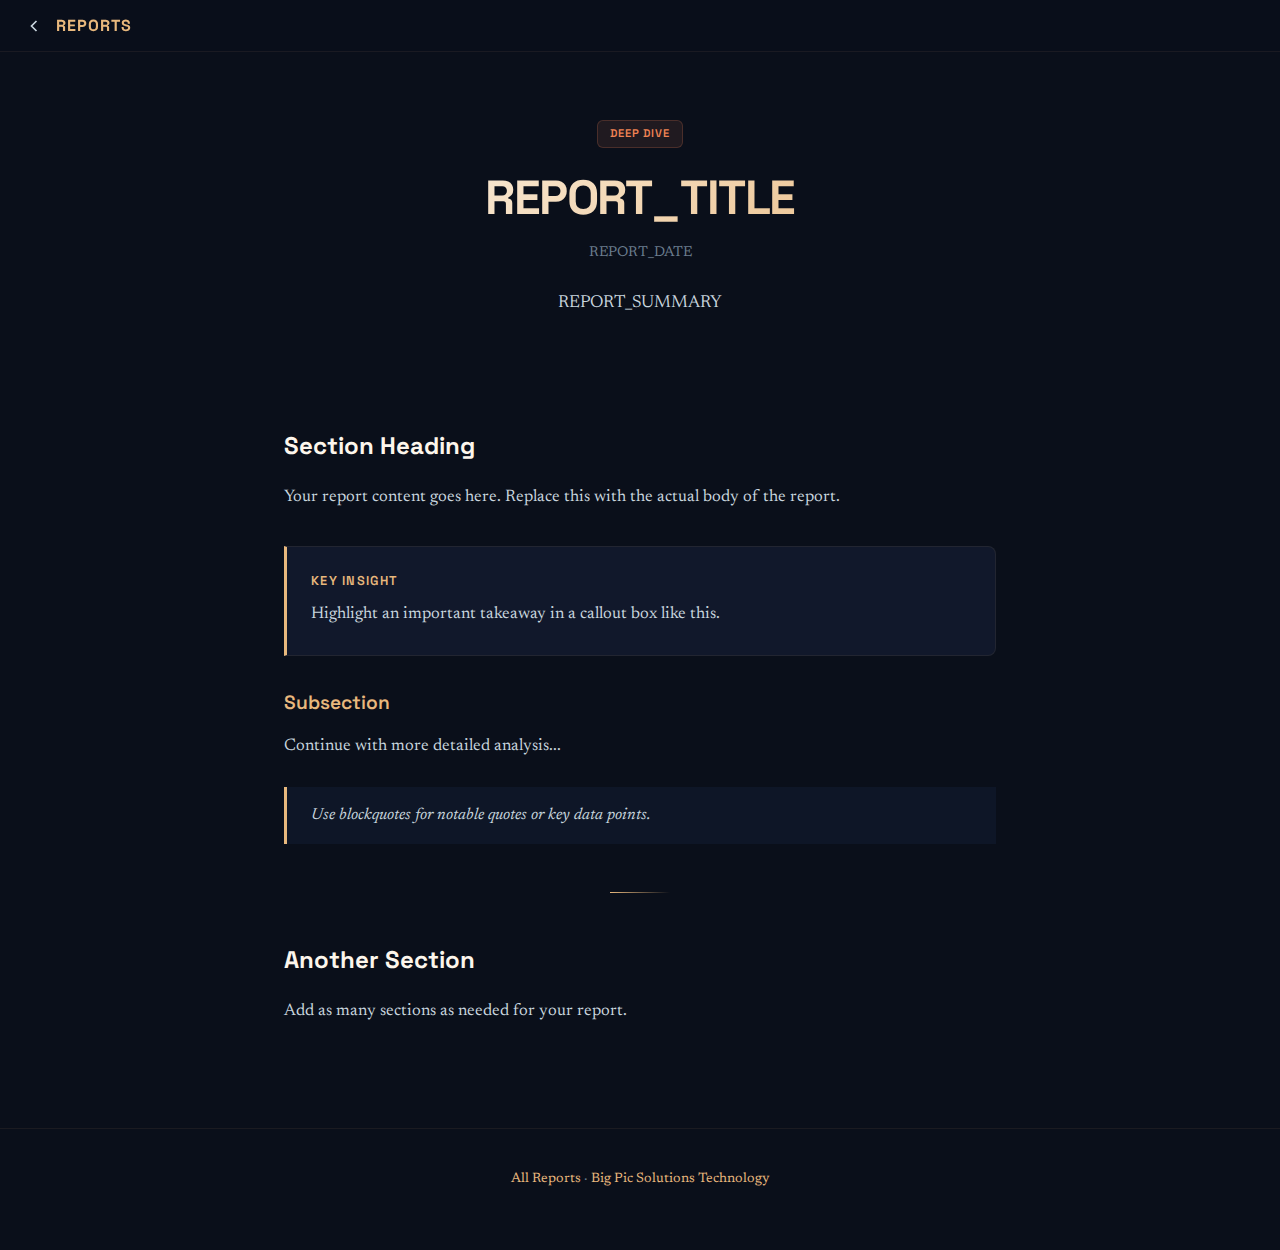
<file: reports/_template/index.html>
<!DOCTYPE html>
<html lang="en">
<head>
    <meta charset="UTF-8">
    <meta name="viewport" content="width=device-width, initial-scale=1.0">
    <title>REPORT_TITLE — Big Pic Solutions</title>
    <link rel="preconnect" href="https://fonts.googleapis.com">
    <link rel="preconnect" href="https://fonts.gstatic.com" crossorigin>
    <link href="https://fonts.googleapis.com/css2?family=Space+Grotesk:wght@300;400;500;600;700&family=Newsreader:ital,wght@0,400;0,500;1,400&display=swap" rel="stylesheet">
    <style>
        :root {
            --deep: #0a0f1a;
            --night: #121a2e;
            --twilight: #1a2744;
            --horizon: #2d4a6f;
            --dawn: #e8b87d;
            --sunrise: #f4a261;
            --coral: #ef8354;
            --light: #fdf6ec;
            --mist: #c9d6df;
            --star: #ffffff;
            --font-display: 'Space Grotesk', sans-serif;
            --font-body: 'Newsreader', Georgia, serif;
            --bg-card: rgba(18, 26, 46, 0.88);
            --border-subtle: rgba(232,184,125,0.08);
            --border-glow: rgba(232,184,125,0.18);
            --text-muted: #6b7d8e;
            --transition: 0.3s cubic-bezier(0.4, 0, 0.2, 1);
        }

        * {
            margin: 0;
            padding: 0;
            box-sizing: border-box;
        }

        html {
            scroll-behavior: smooth;
        }

        body {
            font-family: var(--font-body);
            background: var(--deep);
            color: var(--light);
            line-height: 1.6;
            overflow-x: hidden;
            -webkit-font-smoothing: antialiased;
        }

        /* Simplified nav with back arrow */
        .nav {
            position: fixed;
            top: 0;
            left: 0;
            right: 0;
            z-index: 100;
            background: rgba(10, 15, 26, 0.95);
            backdrop-filter: blur(20px);
            border-bottom: 1px solid var(--border-subtle);
            padding: 0 24px;
            height: 52px;
            display: flex;
            align-items: center;
            gap: 12px;
        }

        .nav a.back {
            color: var(--mist);
            text-decoration: none;
            display: flex;
            align-items: center;
            transition: var(--transition);
        }

        .nav a.back:hover {
            color: var(--dawn);
        }

        .nav .brand {
            font-family: var(--font-display);
            font-weight: 700;
            font-size: 16px;
            color: var(--dawn);
            letter-spacing: 1px;
        }

        /* Report Hero */
        .report-hero {
            padding: 120px 24px 60px;
            text-align: center;
            max-width: 800px;
            margin: 0 auto;
        }

        .report-hero .badge {
            font-family: var(--font-display);
            font-size: 0.7rem;
            font-weight: 600;
            text-transform: uppercase;
            letter-spacing: 0.08em;
            padding: 4px 12px;
            border-radius: 6px;
            color: var(--coral);
            background: rgba(239,131,84,0.1);
            border: 1px solid rgba(239,131,84,0.2);
            display: inline-block;
            margin-bottom: 1.5rem;
        }

        .report-hero h1 {
            font-family: var(--font-display);
            font-size: clamp(2rem, 4vw, 3rem);
            font-weight: 800;
            letter-spacing: -0.03em;
            line-height: 1.1;
            margin-bottom: 1rem;
            background: linear-gradient(135deg, var(--light), var(--dawn));
            -webkit-background-clip: text;
            -webkit-text-fill-color: transparent;
            background-clip: text;
        }

        .report-hero .date {
            font-size: 0.9rem;
            color: var(--text-muted);
        }

        .report-hero .summary {
            font-size: 1.1rem;
            color: var(--mist);
            margin-top: 1.5rem;
            line-height: 1.8;
        }

        /* Report Content */
        .report-content {
            max-width: 760px;
            margin: 0 auto;
            padding: 0 24px 80px;
        }

        .report-content h2 {
            font-family: var(--font-display);
            font-size: 1.5rem;
            font-weight: 700;
            margin: 3rem 0 1rem;
            color: var(--light);
        }

        .report-content h3 {
            font-family: var(--font-display);
            font-size: 1.2rem;
            font-weight: 600;
            margin: 2rem 0 0.75rem;
            color: var(--dawn);
        }

        .report-content p {
            font-size: 1.05rem;
            line-height: 1.9;
            color: var(--mist);
            margin-bottom: 1.25rem;
        }

        .report-content strong {
            color: var(--light);
        }

        .report-content a {
            color: var(--dawn);
            text-decoration: none;
            border-bottom: 1px solid rgba(232,184,125,0.3);
            transition: var(--transition);
        }

        .report-content a:hover {
            border-bottom-color: var(--dawn);
        }

        .report-content ul,
        .report-content ol {
            margin: 1rem 0 1.5rem 1.5rem;
            color: var(--mist);
        }

        .report-content li {
            margin-bottom: 0.5rem;
            line-height: 1.7;
        }

        .report-content blockquote {
            border-left: 3px solid var(--dawn);
            padding: 1rem 1.5rem;
            margin: 1.5rem 0;
            background: rgba(26, 39, 68, 0.3);
            font-style: italic;
            color: var(--mist);
        }

        .report-content code {
            font-family: 'SF Mono', Consolas, monospace;
            font-size: 0.9rem;
            background: rgba(26, 39, 68, 0.5);
            padding: 2px 6px;
            border-radius: 4px;
            color: var(--dawn);
        }

        .report-content img {
            max-width: 100%;
            border-radius: 8px;
            border: 1px solid var(--border-subtle);
            margin: 1.5rem 0;
        }

        /* Callout boxes */
        .callout {
            background: var(--bg-card);
            border: 1px solid var(--border-subtle);
            border-left: 3px solid var(--dawn);
            padding: 1.5rem;
            border-radius: 0 8px 8px 0;
            margin: 2rem 0;
        }

        .callout .callout-title {
            font-family: var(--font-display);
            font-size: 0.8rem;
            font-weight: 600;
            text-transform: uppercase;
            letter-spacing: 0.1em;
            color: var(--dawn);
            margin-bottom: 0.5rem;
        }

        .callout p {
            margin-bottom: 0;
        }

        /* Divider */
        .divider {
            width: 60px;
            height: 1px;
            background: linear-gradient(90deg, var(--dawn), transparent);
            margin: 3rem auto;
        }

        /* Footer */
        footer {
            text-align: center;
            padding: 40px 24px 60px;
            color: var(--text-muted);
            font-size: 0.85rem;
            border-top: 1px solid var(--border-subtle);
        }

        footer a {
            color: var(--dawn);
            text-decoration: none;
        }

        footer a:hover {
            text-decoration: underline;
        }

        /* Responsive */
        @media (max-width: 768px) {
            .report-hero {
                padding: 100px 20px 40px;
            }

            .report-content {
                padding: 0 20px 60px;
            }
        }
    </style>
</head>
<body>

<!-- Simplified nav with back arrow -->
<nav class="nav">
    <a href="/reports/" class="back" title="Back to Reports">
        <svg viewBox="0 0 24 24" fill="none" stroke="currentColor" stroke-width="2" width="20" height="20">
            <path d="M15 18l-6-6 6-6"/>
        </svg>
    </a>
    <span class="brand">REPORTS</span>
</nav>

<!-- Report Hero -->
<div class="report-hero">
    <span class="badge">Deep Dive</span>
    <h1>REPORT_TITLE</h1>
    <div class="date">REPORT_DATE</div>
    <p class="summary">REPORT_SUMMARY</p>
</div>

<!-- Report Content -->
<div class="report-content">

    <h2>Section Heading</h2>
    <p>Your report content goes here. Replace this with the actual body of the report.</p>

    <div class="callout">
        <div class="callout-title">Key Insight</div>
        <p>Highlight an important takeaway in a callout box like this.</p>
    </div>

    <h3>Subsection</h3>
    <p>Continue with more detailed analysis...</p>

    <blockquote>
        Use blockquotes for notable quotes or key data points.
    </blockquote>

    <div class="divider"></div>

    <h2>Another Section</h2>
    <p>Add as many sections as needed for your report.</p>

</div>

<footer>
    <a href="/reports/">All Reports</a> &middot; <a href="https://technology.bigpicsolutions.com">Big Pic Solutions Technology</a>
</footer>

</body>
</html>
</file>
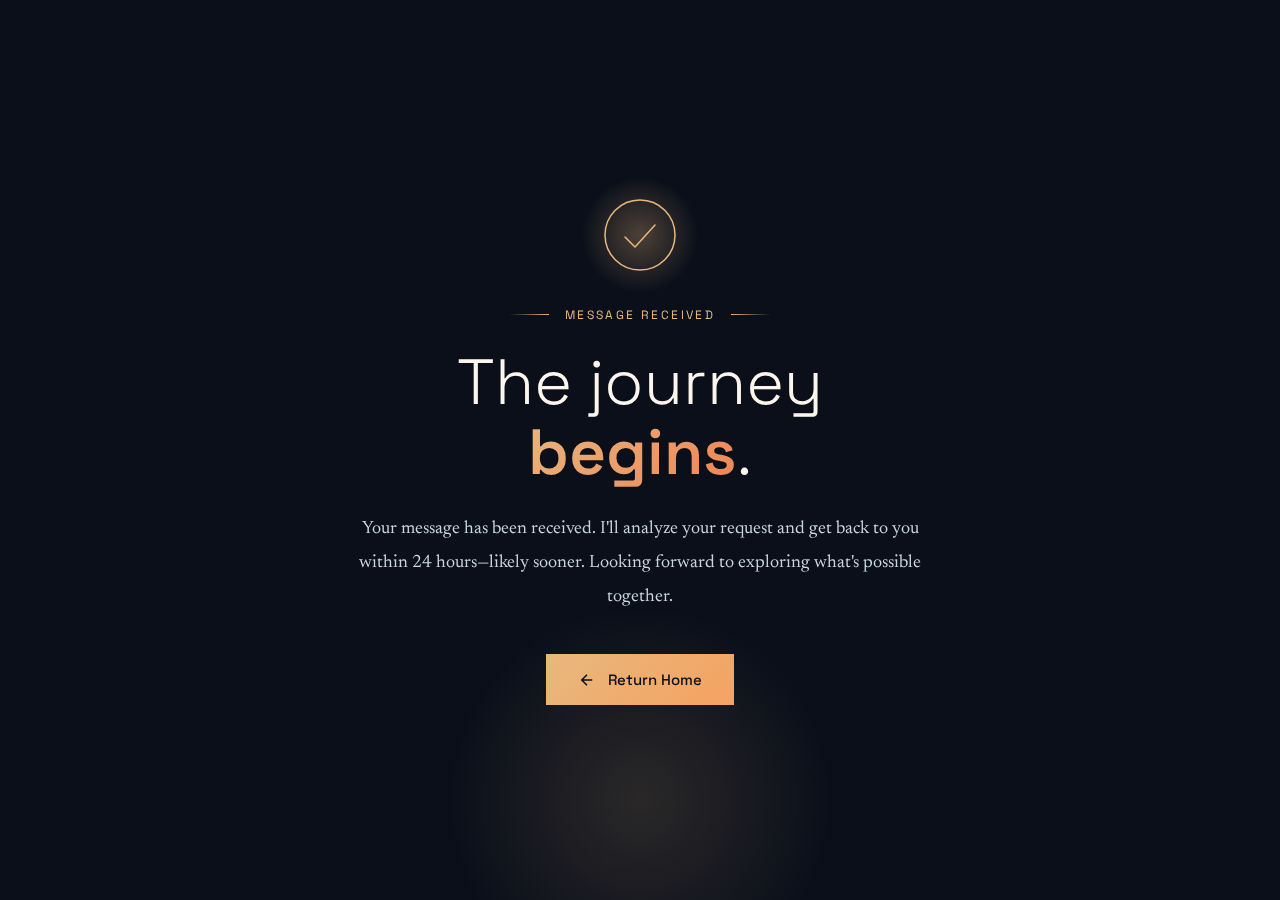
<file: thanks.html>
<!DOCTYPE html>
<html lang="en">
<head>
    <meta charset="UTF-8">
    <meta name="viewport" content="width=device-width, initial-scale=1.0">
    <title>Thank You - Big Pic Solutions</title>
    <link rel="preconnect" href="https://fonts.googleapis.com">
    <link rel="preconnect" href="https://fonts.gstatic.com" crossorigin>
    <link href="https://fonts.googleapis.com/css2?family=Space+Grotesk:wght@300;400;500;600;700&family=Newsreader:ital,wght@0,400;0,500;1,400&display=swap" rel="stylesheet">
    <style>
        :root {
            --deep: #0a0f1a;
            --night: #121a2e;
            --twilight: #1a2744;
            --horizon: #2d4a6f;
            --dawn: #e8b87d;
            --sunrise: #f4a261;
            --coral: #ef8354;
            --light: #fdf6ec;
            --mist: #c9d6df;
            --star: #ffffff;
            --font-display: 'Space Grotesk', sans-serif;
            --font-body: 'Newsreader', Georgia, serif;
        }

        * {
            margin: 0;
            padding: 0;
            box-sizing: border-box;
        }

        body {
            font-family: var(--font-body);
            background: var(--deep);
            color: var(--light);
            min-height: 100vh;
            display: flex;
            align-items: center;
            justify-content: center;
            padding: 2rem;
            overflow: hidden;
        }

        /* Stars background */
        .stars {
            position: fixed;
            top: 0;
            left: 0;
            width: 100%;
            height: 100%;
            pointer-events: none;
            z-index: 0;
        }

        .star {
            position: absolute;
            width: 2px;
            height: 2px;
            background: var(--star);
            border-radius: 50%;
            opacity: 0;
            animation: twinkle var(--duration) ease-in-out infinite;
            animation-delay: var(--delay);
        }

        @keyframes twinkle {
            0%, 100% { opacity: 0.1; }
            50% { opacity: 0.8; }
        }

        /* Celestial glow */
        .celestial-bg {
            position: fixed;
            bottom: -100px;
            left: 50%;
            transform: translateX(-50%);
            width: 400px;
            height: 400px;
            background: radial-gradient(circle, rgba(232, 184, 125, 0.15) 0%, transparent 70%);
            pointer-events: none;
            z-index: 0;
        }

        .thank-you-container {
            text-align: center;
            max-width: 600px;
            animation: fadeIn 0.8s cubic-bezier(0.4, 0, 0.2, 1);
            position: relative;
            z-index: 1;
        }

        @keyframes fadeIn {
            from {
                opacity: 0;
                transform: translateY(30px);
            }
            to {
                opacity: 1;
                transform: translateY(0);
            }
        }

        .success-icon {
            width: 80px;
            height: 80px;
            margin: 0 auto 2rem;
            position: relative;
        }

        .success-icon::before {
            content: '';
            position: absolute;
            inset: -20px;
            background: radial-gradient(circle, var(--dawn) 0%, transparent 70%);
            opacity: 0.3;
            animation: breathe 4s ease-in-out infinite;
        }

        .success-icon svg {
            width: 100%;
            height: 100%;
            stroke: var(--dawn);
            stroke-width: 1.5;
            fill: none;
            position: relative;
            z-index: 1;
        }

        @keyframes breathe {
            0%, 100% { transform: scale(1); opacity: 0.3; }
            50% { transform: scale(1.2); opacity: 0.5; }
        }

        .eyebrow {
            font-family: var(--font-display);
            font-size: 0.75rem;
            font-weight: 400;
            letter-spacing: 0.2em;
            text-transform: uppercase;
            color: var(--dawn);
            margin-bottom: 1.5rem;
            display: flex;
            align-items: center;
            justify-content: center;
            gap: 1rem;
        }

        .eyebrow::before,
        .eyebrow::after {
            content: '';
            width: 40px;
            height: 1px;
            background: linear-gradient(90deg, transparent, var(--dawn));
        }

        .eyebrow::after {
            background: linear-gradient(90deg, var(--dawn), transparent);
        }

        h1 {
            font-family: var(--font-display);
            font-size: clamp(2.5rem, 6vw, 4rem);
            font-weight: 300;
            margin-bottom: 1.5rem;
            line-height: 1.1;
        }

        h1 strong {
            font-weight: 600;
            background: linear-gradient(135deg, var(--dawn) 0%, var(--coral) 100%);
            -webkit-background-clip: text;
            -webkit-text-fill-color: transparent;
            background-clip: text;
        }

        p {
            font-size: 1.125rem;
            margin-bottom: 2.5rem;
            color: var(--mist);
            line-height: 1.9;
        }

        .back-button {
            display: inline-flex;
            align-items: center;
            gap: 0.75rem;
            font-family: var(--font-display);
            font-size: 0.9375rem;
            font-weight: 500;
            color: var(--deep);
            background: linear-gradient(135deg, var(--dawn) 0%, var(--sunrise) 100%);
            padding: 1rem 2rem;
            text-decoration: none;
            transition: all 0.4s ease;
            position: relative;
            overflow: hidden;
        }

        .back-button::before {
            content: '';
            position: absolute;
            inset: 0;
            background: linear-gradient(135deg, var(--sunrise) 0%, var(--coral) 100%);
            opacity: 0;
            transition: opacity 0.4s ease;
        }

        .back-button:hover::before {
            opacity: 1;
        }

        .back-button span {
            position: relative;
            z-index: 1;
        }

        .back-button svg {
            width: 18px;
            height: 18px;
            position: relative;
            z-index: 1;
            transition: transform 0.3s ease;
        }

        .back-button:hover svg {
            transform: translateX(-4px);
        }

        .back-button:hover {
            transform: translateY(-2px);
            box-shadow: 0 20px 40px rgba(232, 184, 125, 0.2);
        }
    </style>
</head>
<body>
    <!-- Stars -->
    <div class="stars" id="stars"></div>

    <!-- Celestial glow -->
    <div class="celestial-bg"></div>

    <div class="thank-you-container">
        <div class="success-icon">
            <svg viewBox="0 0 80 80">
                <circle cx="40" cy="40" r="35"/>
                <path d="M25 42 L35 52 L55 30" stroke-linecap="round" stroke-linejoin="round"/>
            </svg>
        </div>

        <div class="eyebrow">Message Received</div>

        <h1>The journey <strong>begins</strong>.</h1>

        <p>Your message has been received. I'll analyze your request and get back to you within 24 hours—likely sooner. Looking forward to exploring what's possible together.</p>

        <a href="index.html" class="back-button">
            <svg viewBox="0 0 24 24" fill="none" stroke="currentColor" stroke-width="2">
                <path d="M19 12H5M12 19l-7-7 7-7"/>
            </svg>
            <span>Return Home</span>
        </a>
    </div>

    <script>
        // Generate stars
        const starsContainer = document.getElementById('stars');
        for (let i = 0; i < 80; i++) {
            const star = document.createElement('div');
            star.className = 'star';
            star.style.left = Math.random() * 100 + '%';
            star.style.top = Math.random() * 100 + '%';
            star.style.setProperty('--duration', (3 + Math.random() * 4) + 's');
            star.style.setProperty('--delay', Math.random() * 5 + 's');
            starsContainer.appendChild(star);
        }
    </script>
</body>
</html>
</file>
